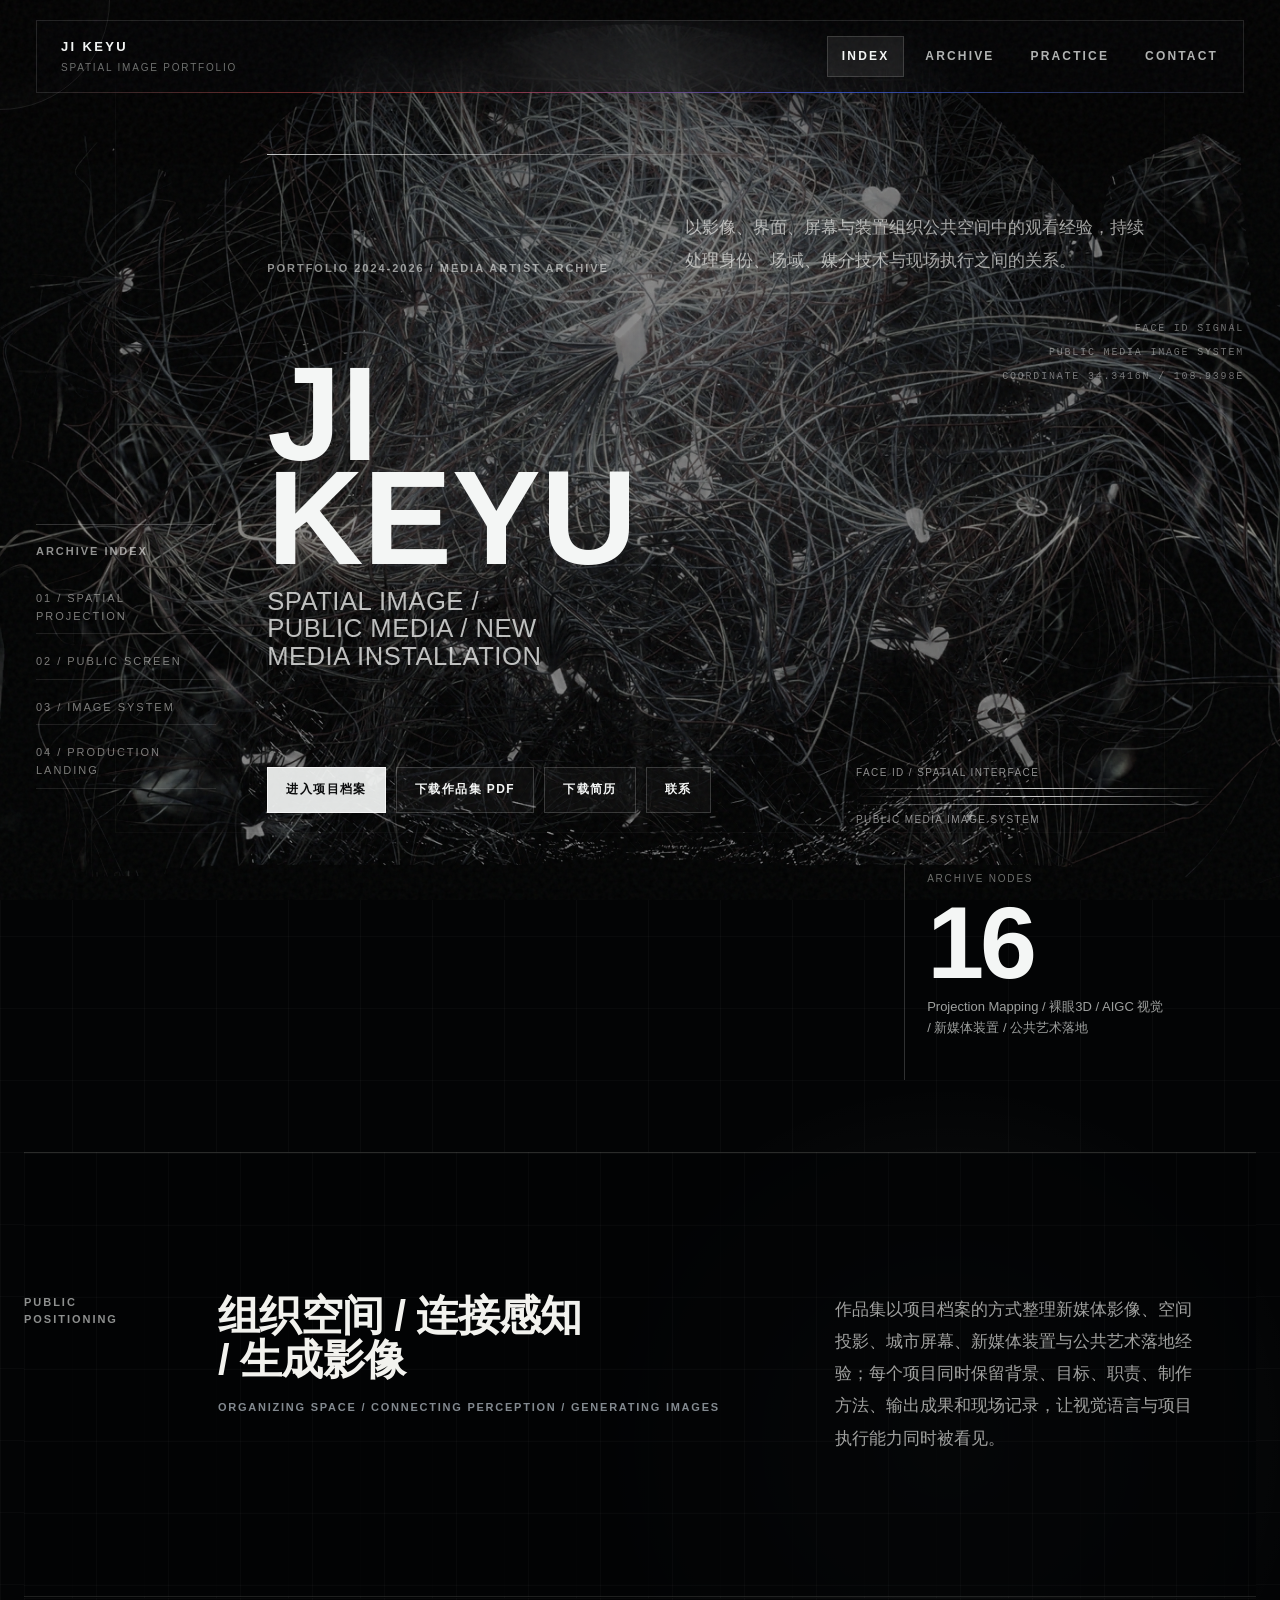
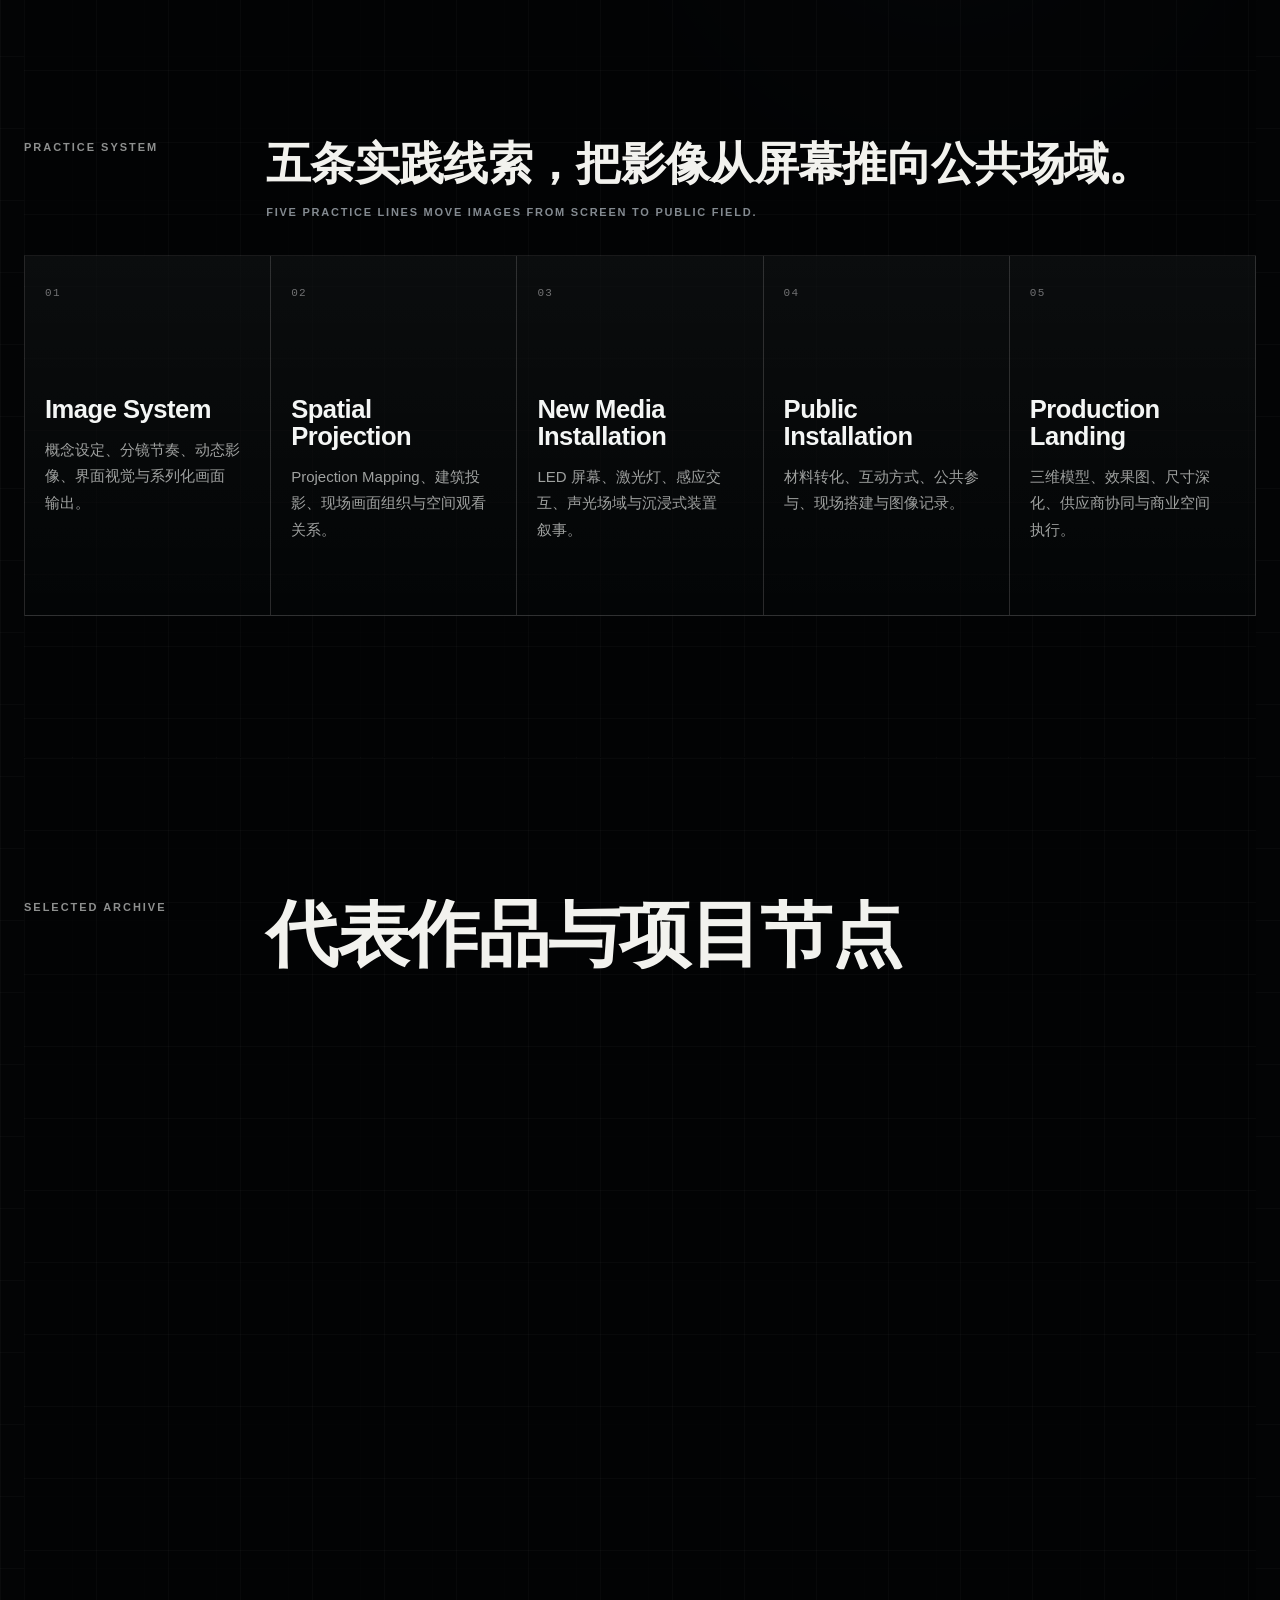
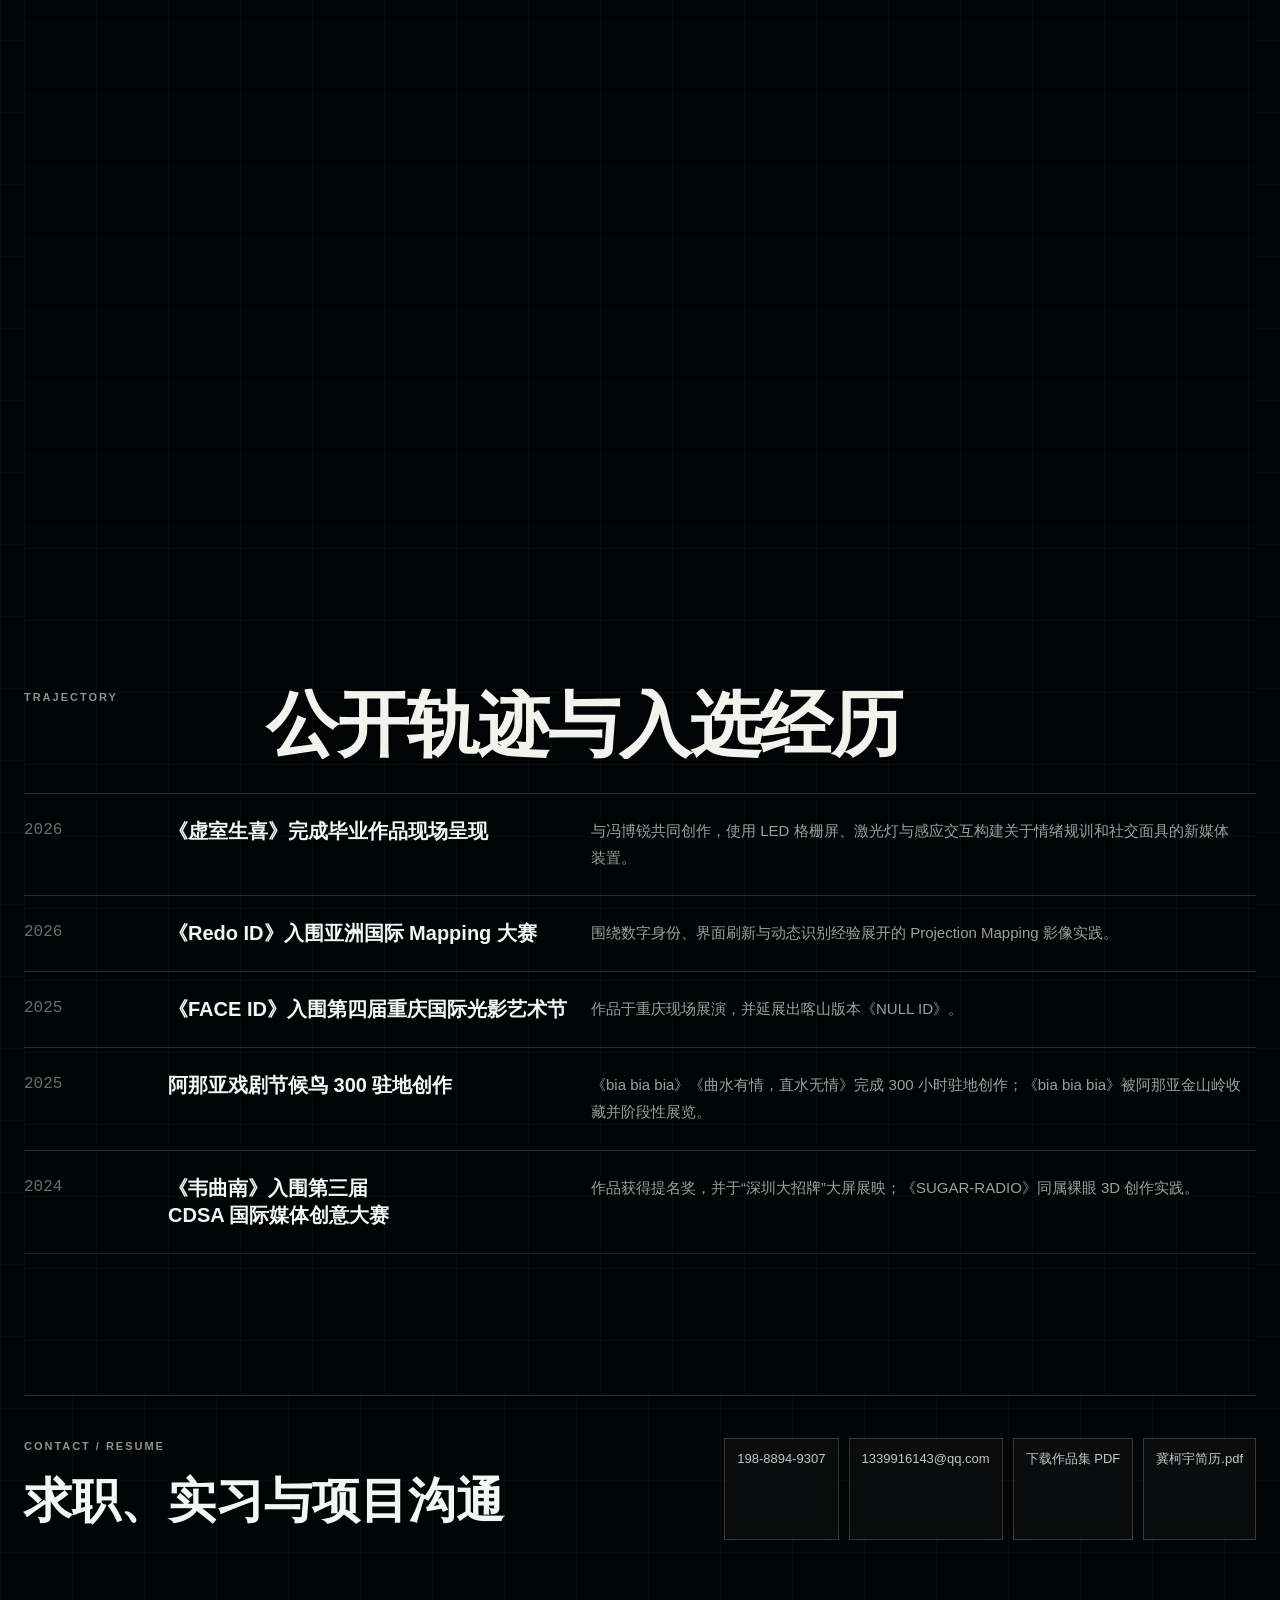
<file: index.html>
<!doctype html>
<html lang="zh-CN">
<head>
  <meta charset="utf-8">
  <meta name="viewport" content="width=device-width, initial-scale=1">
  <title>冀柯宇 Ji Keyu | Spatial Image & New Media Portfolio</title>
  <meta name="description" content="冀柯宇个人作品集，聚焦新媒体影像创作、Projection Mapping、裸眼3D、新媒体装置艺术与公共艺术落地项目。">
  <link rel="stylesheet" href="assets/css/styles.css?v=20260708-gallery-visible">
</head>
<body data-page="home">
  <canvas class="motion-field" data-motion-field aria-hidden="true"></canvas>
  <div class="page-noise" aria-hidden="true"></div>
  <div class="cursor-orbit" data-cursor-orbit aria-hidden="true"></div>

  <header class="site-header" data-header>
    <a class="brand magnetic" href="index.html" aria-label="冀柯宇首页">
      <span>JI KEYU</span>
      <small>Spatial Image Portfolio</small>
    </a>
    <nav class="nav-links" aria-label="主导航">
      <a class="magnetic" href="index.html" aria-current="page">Index</a>
      <a class="magnetic" href="works.html">Archive</a>
      <a class="magnetic" href="#practice">Practice</a>
      <a class="magnetic" href="#contact">Contact</a>
    </nav>
  </header>

  <main>
    <section class="hero" aria-label="冀柯宇个人入口">
      <div class="hero-media" data-hero-media></div>
      <aside class="hero-index reveal" aria-label="实践线索索引">
        <p class="eyebrow">Archive Index</p>
        <a class="magnetic" href="works.html">01 / Spatial Projection</a>
        <a class="magnetic" href="works.html">02 / Public Screen</a>
        <a class="magnetic" href="works.html">03 / Image System</a>
        <a class="magnetic" href="works.html">04 / Production Landing</a>
      </aside>
      <div class="hero-plate reveal">
        <p class="eyebrow">Portfolio 2024-2026 / Media Artist Archive</p>
        <h1>
          JI KEYU
          <span>Spatial Image / Public Media / New Media Installation</span>
        </h1>
        <p class="lead">
          以影像、界面、屏幕与装置组织公共空间中的观看经验，持续处理身份、场域、媒介技术与现场执行之间的关系。
        </p>
        <div class="hero-actions">
          <a class="button primary magnetic" href="works.html">进入项目档案</a>
          <a class="button ghost magnetic" href="冀柯宇作品集新.pdf" target="_blank" rel="noreferrer">下载作品集 PDF</a>
          <a class="button ghost magnetic" href="冀柯宇简历.pdf" target="_blank" rel="noreferrer">下载简历</a>
          <a class="button ghost magnetic" href="#contact">联系</a>
        </div>
      </div>
      <aside class="hero-console reveal" aria-label="作品集概览">
        <span>Archive Nodes</span>
        <strong>16</strong>
        <p>Projection Mapping / 裸眼3D / AIGC 视觉 / 新媒体装置 / 公共艺术落地</p>
      </aside>
      <div class="hero-status reveal" aria-hidden="true">
        <span>FACE ID SIGNAL</span>
        <span>PUBLIC MEDIA IMAGE SYSTEM</span>
        <span>COORDINATE 34.3416N / 108.9398E</span>
      </div>
    </section>

    <section class="section manifesto reveal" aria-label="创作定位">
      <p class="eyebrow">Public Positioning</p>
        <h2 class="bilingual-heading">
          <span>组织空间 / 连接感知 / 生成影像</span>
          <small>Organizing Space / Connecting Perception / Generating Images</small>
        </h2>
      <p>
        作品集以项目档案的方式整理新媒体影像、空间投影、城市屏幕、新媒体装置与公共艺术落地经验；每个项目同时保留背景、目标、职责、制作方法、输出成果和现场记录，让视觉语言与项目执行能力同时被看见。
      </p>
    </section>

    <section class="section practice-system" id="practice">
      <div class="section-heading reveal">
        <p class="eyebrow">Practice System</p>
        <h2 class="bilingual-heading">
          <span>五条实践线索，把影像从屏幕推向公共场域。</span>
          <small>Five practice lines move images from screen to public field.</small>
        </h2>
      </div>
      <div class="system-grid reveal">
        <article>
          <span>01</span>
          <h3>Image System</h3>
          <p>概念设定、分镜节奏、动态影像、界面视觉与系列化画面输出。</p>
        </article>
        <article>
          <span>02</span>
          <h3>Spatial Projection</h3>
          <p>Projection Mapping、建筑投影、现场画面组织与空间观看关系。</p>
        </article>
        <article>
          <span>03</span>
          <h3>New Media Installation</h3>
          <p>LED 屏幕、激光灯、感应交互、声光场域与沉浸式装置叙事。</p>
        </article>
        <article>
          <span>04</span>
          <h3>Public Installation</h3>
          <p>材料转化、互动方式、公共参与、现场搭建与图像记录。</p>
        </article>
        <article>
          <span>05</span>
          <h3>Production Landing</h3>
          <p>三维模型、效果图、尺寸深化、供应商协同与商业空间执行。</p>
        </article>
      </div>
    </section>

    <section class="section featured-section">
      <div class="section-heading reveal">
        <p class="eyebrow">Selected Archive</p>
        <h2>代表作品与项目节点</h2>
      </div>
      <div class="featured-grid reveal" data-featured-grid></div>
    </section>

    <section class="section timeline-section" id="honors">
      <div class="section-heading reveal">
        <p class="eyebrow">Trajectory</p>
        <h2>公开轨迹与入选经历</h2>
      </div>
      <div class="timeline reveal">
        <article>
          <time>2026</time>
          <h3>《虚室生喜》完成毕业作品现场呈现</h3>
          <p>与冯博锐共同创作，使用 LED 格栅屏、激光灯与感应交互构建关于情绪规训和社交面具的新媒体装置。</p>
        </article>
        <article>
          <time>2026</time>
          <h3>《Redo ID》入围亚洲国际 Mapping 大赛</h3>
          <p>围绕数字身份、界面刷新与动态识别经验展开的 Projection Mapping 影像实践。</p>
        </article>
        <article>
          <time>2025</time>
          <h3>《FACE ID》入围第四届重庆国际光影艺术节</h3>
          <p>作品于重庆现场展演，并延展出喀山版本《NULL ID》。</p>
        </article>
        <article>
          <time>2025</time>
          <h3>阿那亚戏剧节候鸟 300 驻地创作</h3>
          <p>《bia bia bia》《曲水有情，直水无情》完成 300 小时驻地创作；《bia bia bia》被阿那亚金山岭收藏并阶段性展览。</p>
        </article>
        <article>
          <time>2024</time>
          <h3>《韦曲南》入围第三届 CDSA 国际媒体创意大赛</h3>
          <p>作品获得提名奖，并于“深圳大招牌”大屏展映；《SUGAR-RADIO》同属裸眼 3D 创作实践。</p>
        </article>
      </div>
    </section>
  </main>

  <footer class="site-footer" id="contact">
    <div>
      <p class="eyebrow">Contact / Resume</p>
      <h2>求职、实习与项目沟通</h2>
    </div>
    <address>
      <a class="magnetic" href="tel:19888949307">198-8894-9307</a>
      <a class="magnetic" href="mailto:1339916143@qq.com">1339916143@qq.com</a>
      <a class="magnetic" href="冀柯宇作品集新.pdf" target="_blank" rel="noreferrer">下载作品集 PDF</a>
      <a class="magnetic" href="冀柯宇简历.pdf" target="_blank" rel="noreferrer">冀柯宇简历.pdf</a>
    </address>
  </footer>

  <button class="back-to-top magnetic" type="button" aria-label="回到顶部">↑</button>
  <div class="lightbox" data-lightbox hidden></div>
  <script src="assets/js/works-data.js?v=20260708-media-update"></script>
  <script src="assets/js/main.js?v=20260708-gallery-visible"></script>
</body>
</html>
</file>
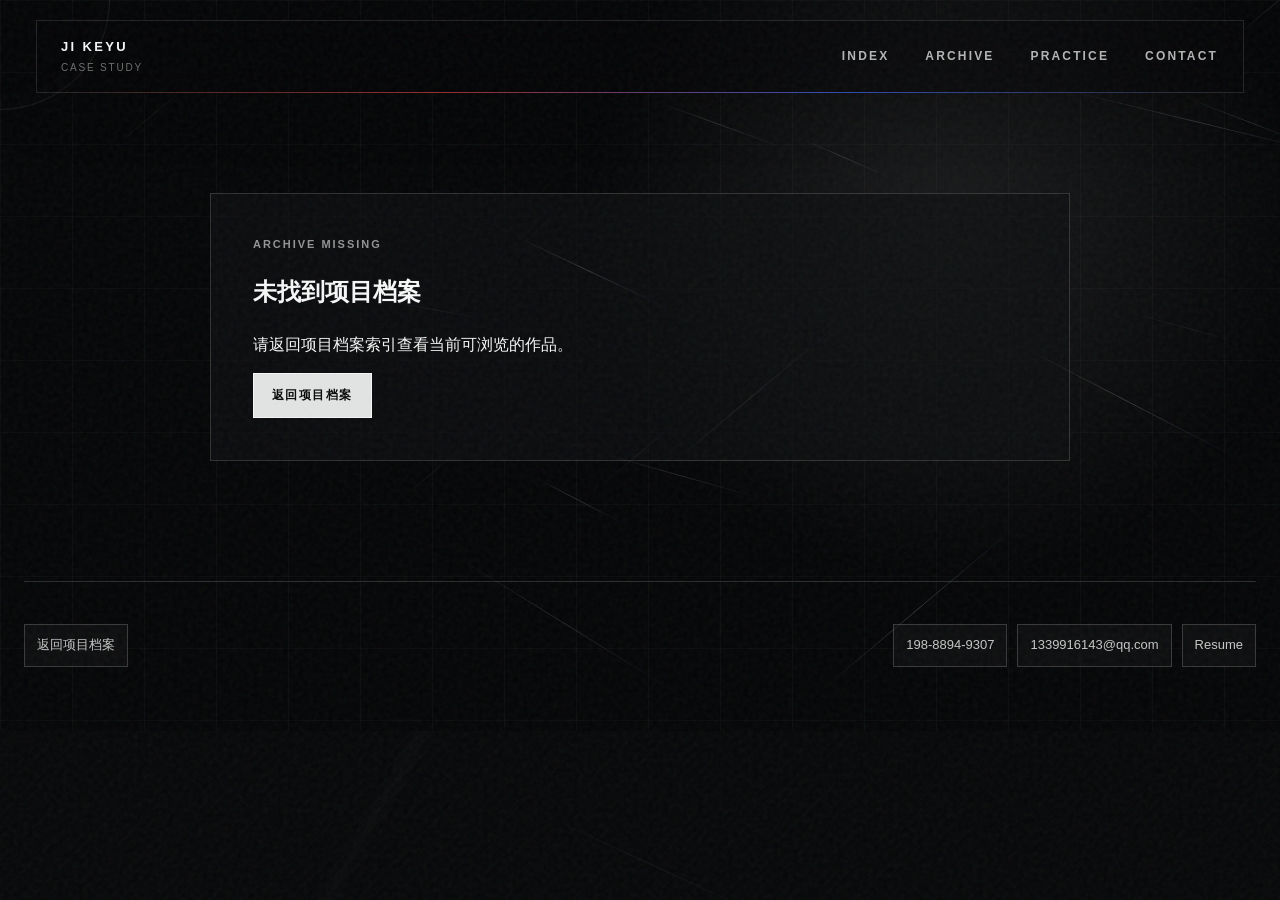
<file: project.html>
<!doctype html>
<html lang="zh-CN">
<head>
  <meta charset="utf-8">
  <meta name="viewport" content="width=device-width, initial-scale=1">
  <title>Case Study | 冀柯宇 Ji Keyu</title>
  <meta name="description" content="冀柯宇个人作品集项目详情，包含项目概览、职责、输出成果与影像记录。">
  <link rel="stylesheet" href="assets/css/styles.css?v=20260708-gallery-visible">
</head>
<body data-page="project">
  <canvas class="motion-field" data-motion-field aria-hidden="true"></canvas>
  <div class="page-noise" aria-hidden="true"></div>
  <div class="cursor-orbit" data-cursor-orbit aria-hidden="true"></div>

  <header class="site-header" data-header>
    <a class="brand magnetic" href="index.html">
      <span>JI KEYU</span>
      <small>Case Study</small>
    </a>
    <nav class="nav-links" aria-label="主导航">
      <a class="magnetic" href="index.html">Index</a>
      <a class="magnetic" href="works.html">Archive</a>
      <a class="magnetic" href="index.html#practice">Practice</a>
      <a class="magnetic" href="index.html#contact">Contact</a>
    </nav>
  </header>

  <main data-project-root>
    <section class="page-hero reveal">
      <p class="eyebrow">Case Study</p>
      <h1>Loading</h1>
      <p class="lead">正在读取项目档案。</p>
    </section>
  </main>

  <footer class="site-footer">
    <a class="text-link magnetic" href="works.html">返回项目档案</a>
    <address>
      <a class="magnetic" href="tel:19888949307">198-8894-9307</a>
      <a class="magnetic" href="mailto:1339916143@qq.com">1339916143@qq.com</a>
      <a class="magnetic" href="冀柯宇简历.pdf" target="_blank" rel="noreferrer">Resume</a>
    </address>
  </footer>

  <button class="back-to-top magnetic" type="button" aria-label="回到顶部">↑</button>
  <div class="lightbox" data-lightbox hidden></div>
  <script src="assets/js/works-data.js?v=20260708-media-update"></script>
  <script src="assets/js/main.js?v=20260708-gallery-visible"></script>
</body>
</html>
</file>
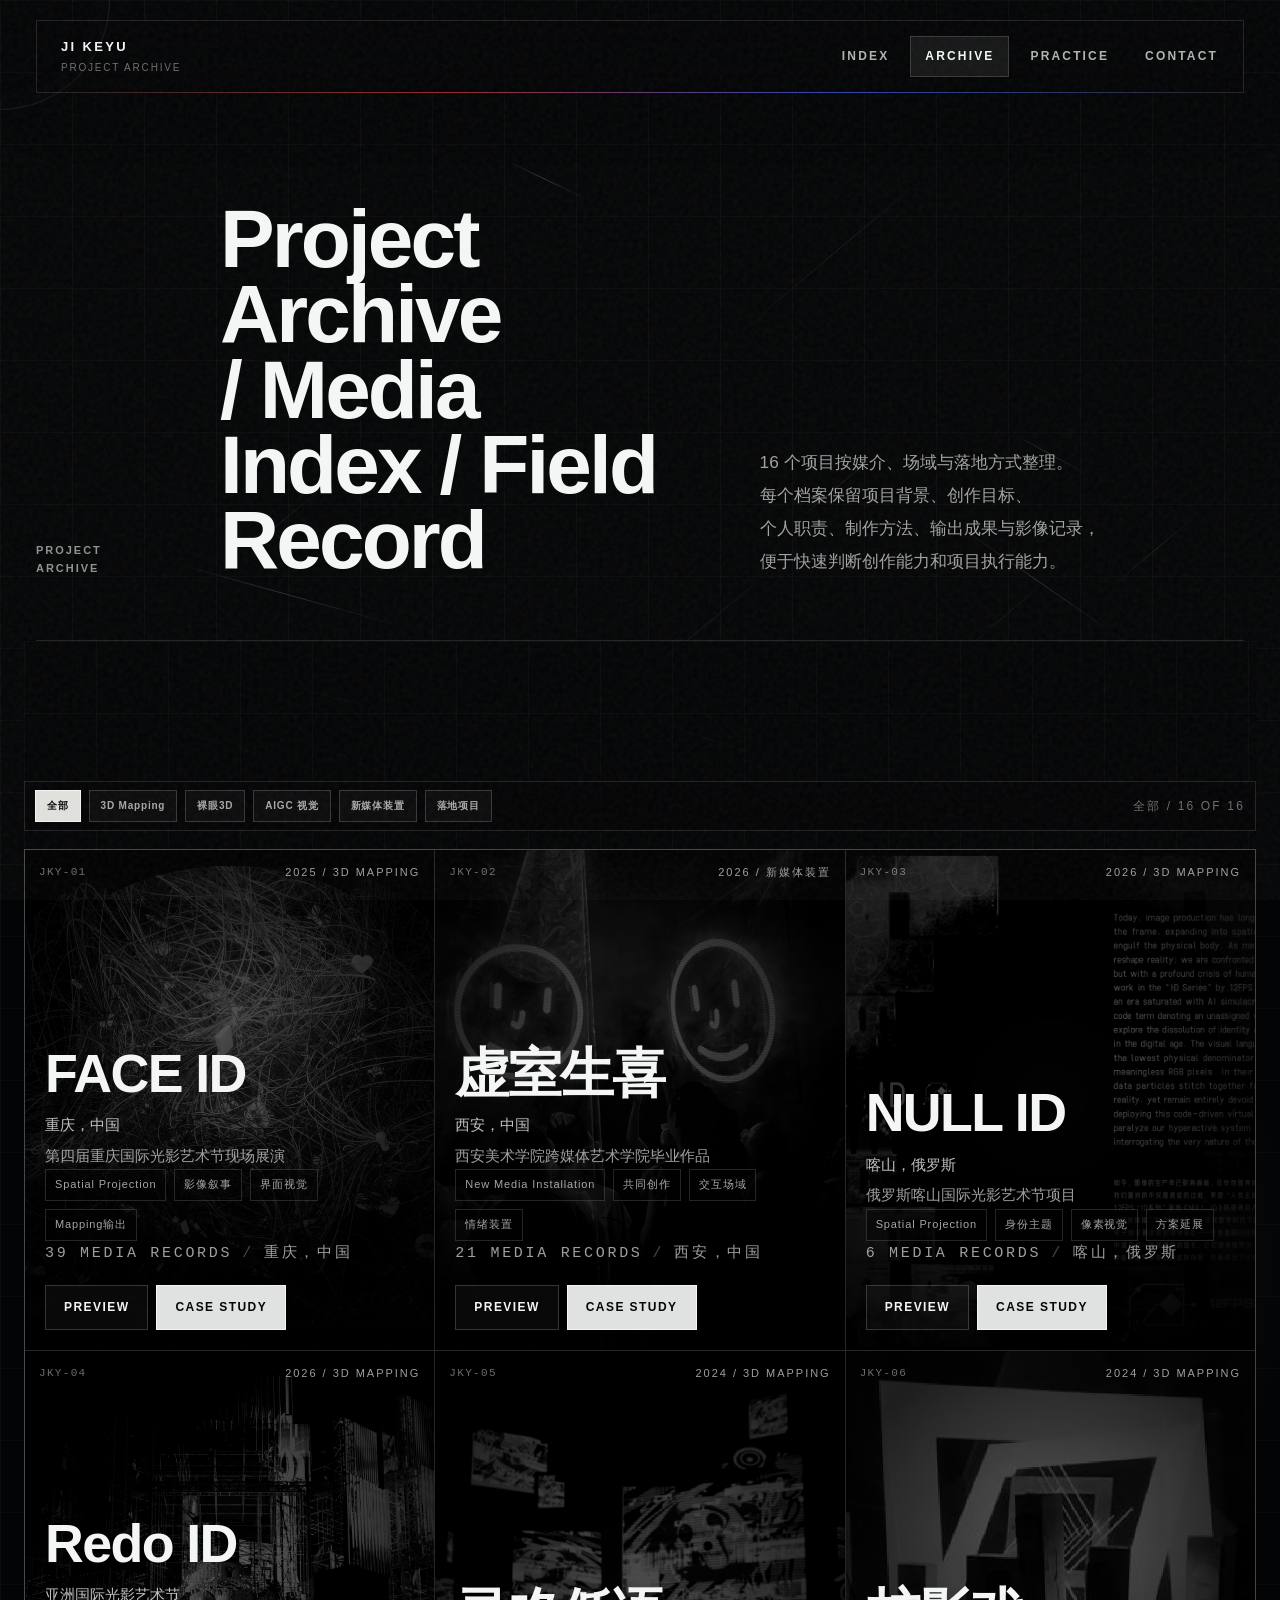
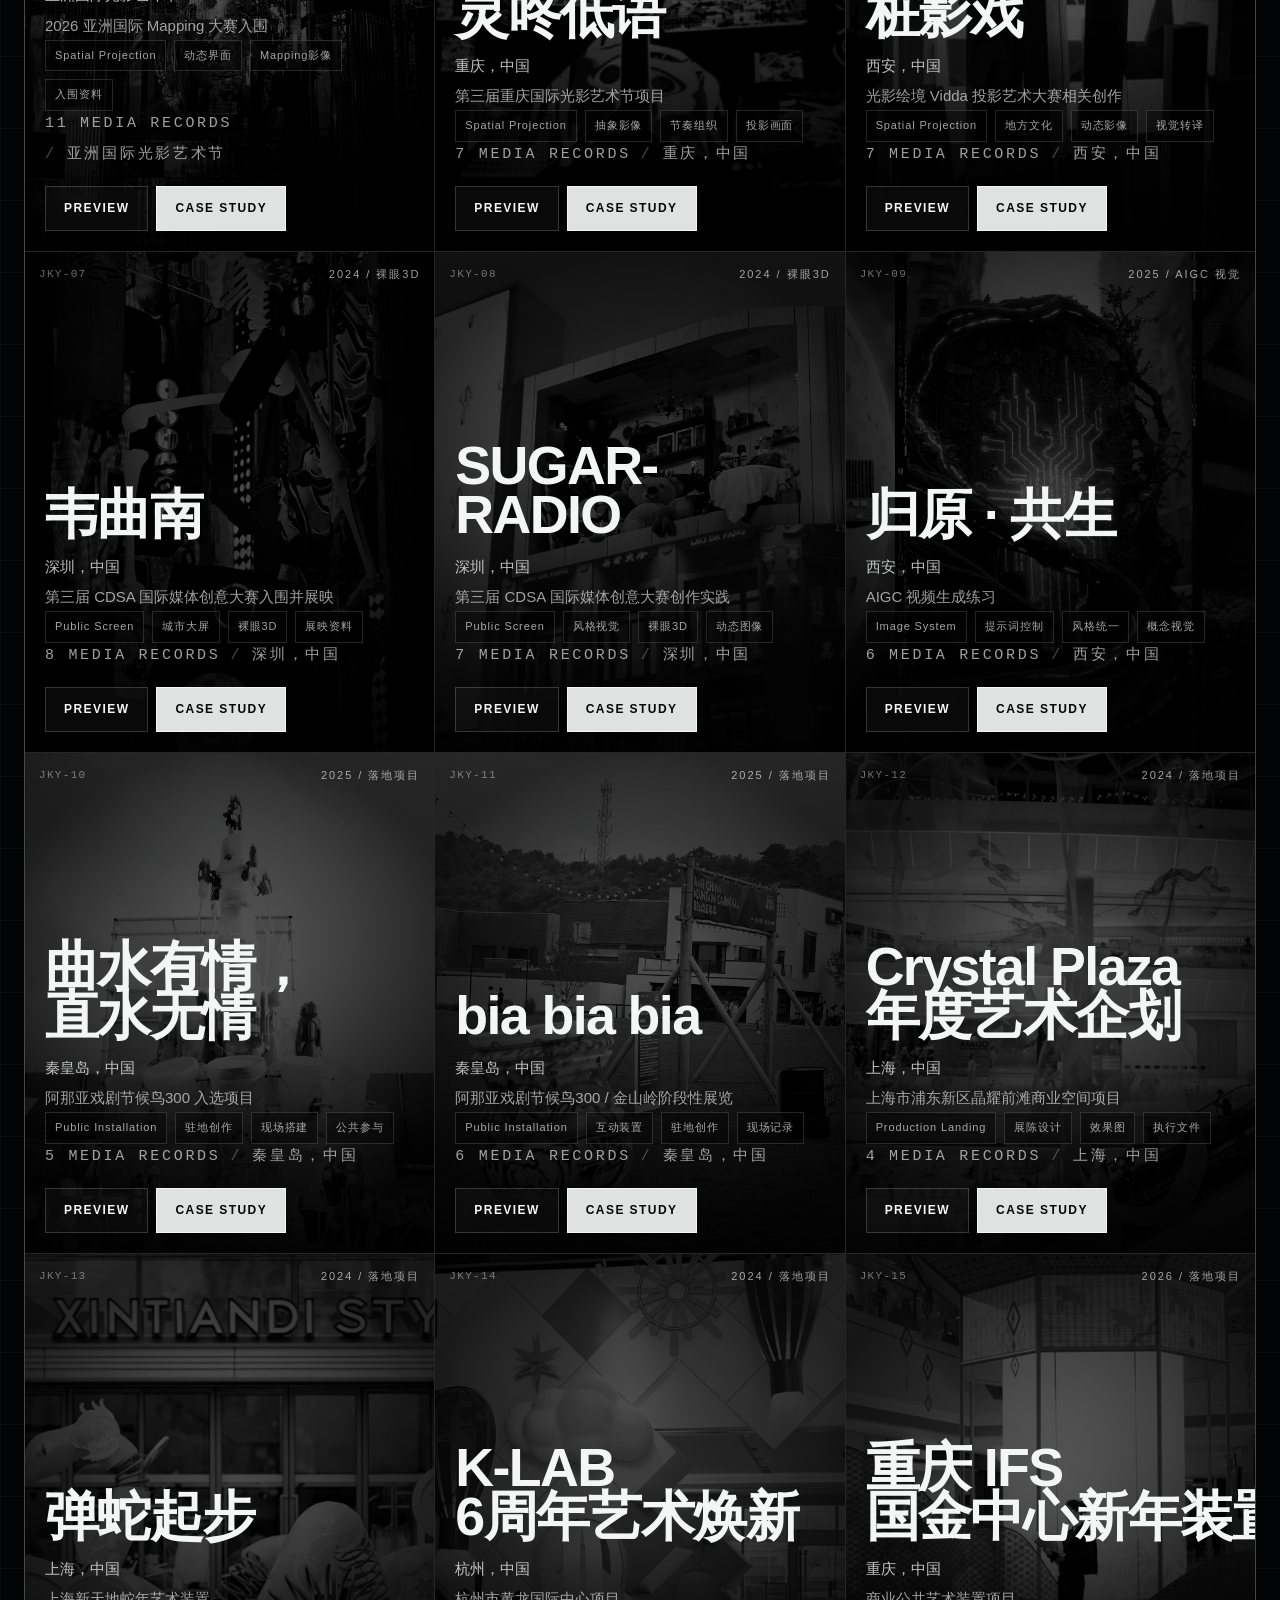
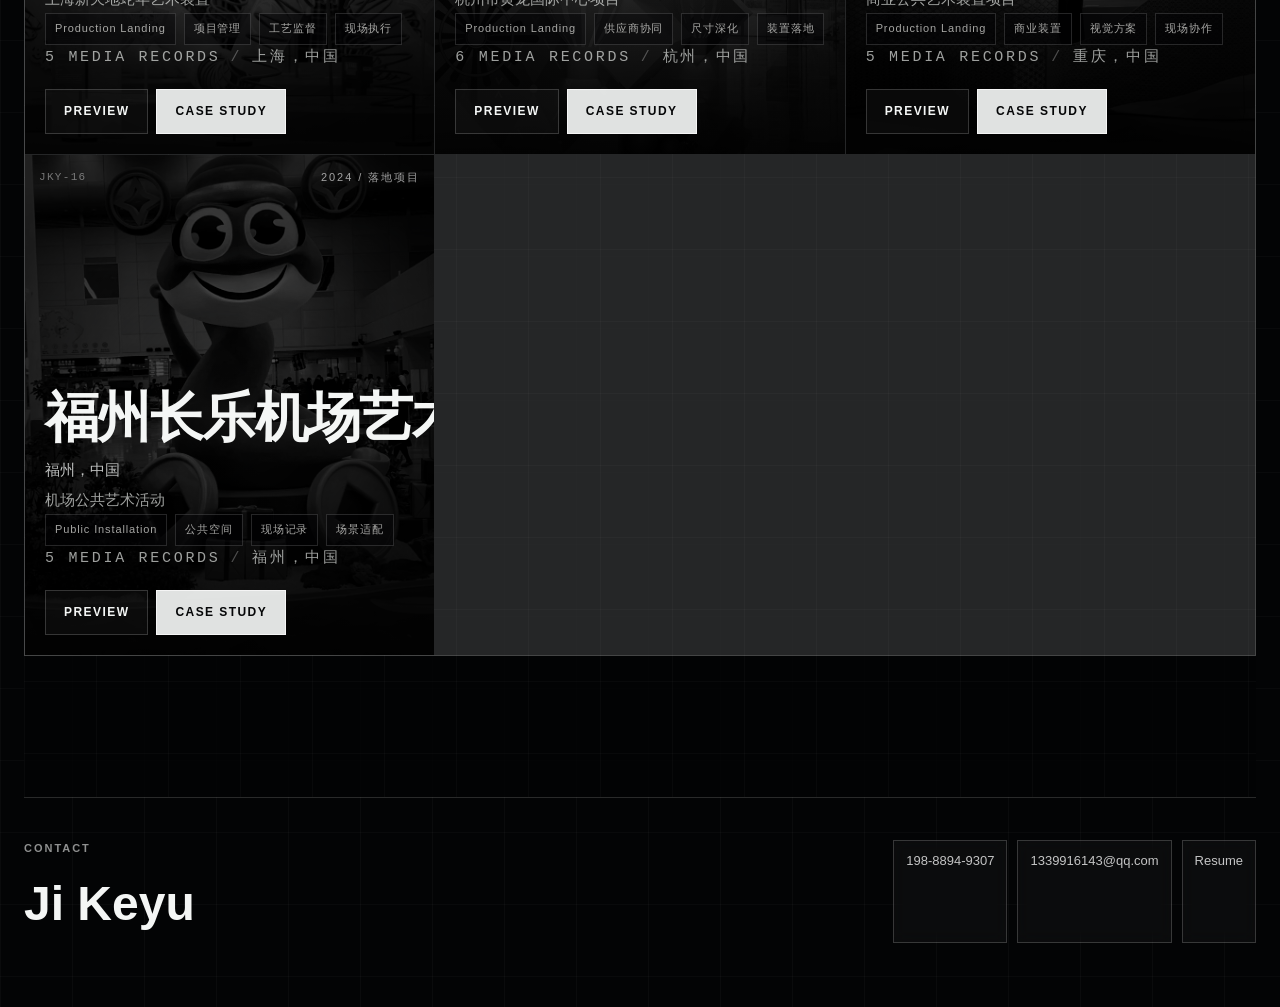
<file: works.html>
<!doctype html>
<html lang="zh-CN">
<head>
  <meta charset="utf-8">
  <meta name="viewport" content="width=device-width, initial-scale=1">
  <title>Project Archive | 冀柯宇 Ji Keyu</title>
  <meta name="description" content="冀柯宇项目档案索引，包含 Projection Mapping、裸眼3D、AIGC 视觉、新媒体装置与公共艺术落地项目。">
  <link rel="stylesheet" href="assets/css/styles.css?v=20260708-gallery-visible">
</head>
<body data-page="works">
  <canvas class="motion-field" data-motion-field aria-hidden="true"></canvas>
  <div class="page-noise" aria-hidden="true"></div>
  <div class="cursor-orbit" data-cursor-orbit aria-hidden="true"></div>

  <header class="site-header" data-header>
    <a class="brand magnetic" href="index.html">
      <span>JI KEYU</span>
      <small>Project Archive</small>
    </a>
    <nav class="nav-links" aria-label="主导航">
      <a class="magnetic" href="index.html">Index</a>
      <a class="magnetic" href="works.html" aria-current="page">Archive</a>
      <a class="magnetic" href="index.html#practice">Practice</a>
      <a class="magnetic" href="index.html#contact">Contact</a>
    </nav>
  </header>

  <main>
    <section class="page-hero archive-hero reveal">
      <p class="eyebrow">Project Archive</p>
      <h1>Project Archive / Media Index / Field Record</h1>
      <p class="lead">
        16 个项目按媒介、场域与落地方式整理。每个档案保留项目背景、创作目标、个人职责、制作方法、输出成果与影像记录，便于快速判断创作能力和项目执行能力。
      </p>
    </section>

    <section class="section works-board">
      <div class="filter-row">
        <div class="filter-bar reveal" aria-label="作品筛选">
          <button class="filter-button active magnetic" type="button" data-filter="all">全部</button>
          <button class="filter-button magnetic" type="button" data-filter="mapping">3D Mapping</button>
          <button class="filter-button magnetic" type="button" data-filter="naked-eye">裸眼3D</button>
          <button class="filter-button magnetic" type="button" data-filter="aigc">AIGC 视觉</button>
          <button class="filter-button magnetic" type="button" data-filter="media-installation">新媒体装置</button>
          <button class="filter-button magnetic" type="button" data-filter="installation">落地项目</button>
        </div>
        <div class="work-count reveal" data-work-count></div>
      </div>
      <div class="work-grid reveal" data-work-grid></div>
    </section>
  </main>

  <footer class="site-footer">
    <div>
      <p class="eyebrow">Contact</p>
      <h2>Ji Keyu</h2>
    </div>
    <address>
      <a class="magnetic" href="tel:19888949307">198-8894-9307</a>
      <a class="magnetic" href="mailto:1339916143@qq.com">1339916143@qq.com</a>
      <a class="magnetic" href="冀柯宇简历.pdf" target="_blank" rel="noreferrer">Resume</a>
    </address>
  </footer>

  <button class="back-to-top magnetic" type="button" aria-label="回到顶部">↑</button>
  <div class="lightbox" data-lightbox hidden></div>
  <script src="assets/js/works-data.js?v=20260708-media-update"></script>
  <script src="assets/js/main.js?v=20260708-gallery-visible"></script>
</body>
</html>
</file>
<file: assets/css/styles.css>
:root {
  --ink: #f4f6f5;
  --paper: #d8d9d4;
  --muted: rgba(232, 235, 232, 0.68);
  --soft: rgba(232, 235, 232, 0.46);
  --black: #050607;
  --graphite: #101316;
  --panel: rgba(12, 14, 16, 0.68);
  --panel-strong: rgba(7, 8, 9, 0.84);
  --line: rgba(239, 241, 237, 0.16);
  --line-strong: rgba(239, 241, 237, 0.34);
  --red: #d72f2f;
  --blue: #335cff;
  --cyan: #8fcfff;
  --max: 1480px;
  --ease: cubic-bezier(.16, 1, .3, 1);
  --shadow: 0 30px 90px rgba(0, 0, 0, 0.42);
}

* {
  box-sizing: border-box;
}

html {
  scroll-behavior: smooth;
  background: var(--black);
}

body {
  min-width: 320px;
  margin: 0;
  color: var(--ink);
  background:
    linear-gradient(90deg, rgba(255,255,255,0.035) 1px, transparent 1px) 0 0 / 84px 84px,
    linear-gradient(180deg, rgba(255,255,255,0.032) 1px, transparent 1px) 0 0 / 84px 84px,
    radial-gradient(circle at 18% 8%, rgba(255,255,255,0.12), transparent 28%),
    radial-gradient(circle at 88% 22%, rgba(51,92,255,0.12), transparent 24%),
    linear-gradient(180deg, #070809 0%, #0f1112 42%, #050607 100%);
  font-family: "Aptos", "Helvetica Neue", "PingFang SC", "Microsoft YaHei", sans-serif;
  line-height: 1.6;
  overflow-x: hidden;
}

h1,
h2,
h3,
.lead {
  word-break: keep-all;
  overflow-wrap: normal;
  text-wrap: balance;
}

p,
.section-heading p,
.manifesto p,
.project-copy p,
.work-card p {
  line-break: loose;
  word-break: normal;
  overflow-wrap: break-word;
  text-wrap: pretty;
}

body::before {
  content: "";
  position: fixed;
  inset: 0;
  z-index: -3;
  pointer-events: none;
  background:
    linear-gradient(120deg, transparent 0 46%, rgba(255,255,255,0.055) 47%, transparent 48% 100%),
    repeating-linear-gradient(135deg, rgba(255,255,255,0.035) 0 1px, transparent 1px 8px);
  opacity: 0.36;
}

a {
  color: inherit;
  text-decoration: none;
}

img,
video {
  display: block;
  max-width: 100%;
}

button,
input {
  font: inherit;
}

button {
  color: inherit;
}

.page-noise {
  position: fixed;
  inset: 0;
  z-index: 30;
  pointer-events: none;
  opacity: 0.09;
  mix-blend-mode: screen;
  background-image: url("data:image/svg+xml,%3Csvg viewBox='0 0 220 220' xmlns='http://www.w3.org/2000/svg'%3E%3Cfilter id='n'%3E%3CfeTurbulence type='fractalNoise' baseFrequency='0.82' numOctaves='3' stitchTiles='stitch'/%3E%3C/filter%3E%3Crect width='220' height='220' filter='url(%23n)' opacity='0.62'/%3E%3C/svg%3E");
}

.motion-field {
  position: fixed;
  inset: 0;
  z-index: 0;
  pointer-events: none;
  opacity: 0.42;
}

.cursor-orbit {
  position: fixed;
  left: 0;
  top: 0;
  z-index: 25;
  width: 180px;
  height: 180px;
  border: 1px solid rgba(255,255,255,0.16);
  border-radius: 50%;
  pointer-events: none;
  transform: translate3d(-50%, -50%, 0);
  opacity: 0;
  transition: opacity 180ms var(--ease), width 240ms var(--ease), height 240ms var(--ease);
  mix-blend-mode: difference;
}

body.has-pointer .cursor-orbit {
  opacity: 0.72;
}

.site-header,
.hero,
.page-hero,
.section,
.site-footer {
  position: relative;
  z-index: 2;
  width: min(calc(100% - 48px), var(--max));
  margin-inline: auto;
}

.site-header {
  position: sticky;
  top: 18px;
  z-index: 20;
  display: flex;
  align-items: center;
  justify-content: space-between;
  min-height: 64px;
  padding: 10px;
  border: 1px solid var(--line);
  background: rgba(8, 10, 11, 0.62);
  backdrop-filter: blur(20px);
  box-shadow: 0 12px 60px rgba(0,0,0,0.22);
}

.site-header::after {
  content: "";
  position: absolute;
  left: 14px;
  right: 14px;
  bottom: -1px;
  height: 1px;
  background: linear-gradient(90deg, transparent, var(--red), var(--blue), transparent);
  opacity: 0.64;
}

.brand {
  display: grid;
  gap: 2px;
  padding: 8px 14px;
  text-transform: uppercase;
}

.brand span {
  font-size: 15px;
  font-weight: 760;
  letter-spacing: 0.12em;
}

.brand small {
  color: var(--soft);
  font-size: 10px;
  letter-spacing: 0.18em;
}

.nav-links {
  display: flex;
  align-items: center;
  gap: 6px;
}

.nav-links a {
  min-height: 38px;
  padding: 10px 14px;
  border: 1px solid transparent;
  color: rgba(244,246,245,0.72);
  font-size: 12px;
  font-weight: 720;
  letter-spacing: 0.14em;
  text-transform: uppercase;
}

.nav-links a:hover,
.nav-links a[aria-current="page"] {
  border-color: var(--line);
  color: var(--ink);
  background: rgba(255,255,255,0.07);
}

.hero {
  min-height: calc(100svh - 100px);
  display: grid;
  grid-template-columns: minmax(0, 1fr);
  align-items: end;
  padding: clamp(72px, 10vh, 126px) 0 34px;
}

.hero-media {
  position: fixed;
  inset: 0;
  z-index: -2;
  overflow: hidden;
  background: #050607;
}

.hero-video,
.hero-media img {
  width: 100%;
  height: 100%;
  object-fit: cover;
  filter: grayscale(0.88) contrast(1.16) brightness(0.52);
  transform: scale(1.04);
}

.hero-media::before {
  content: "";
  position: absolute;
  inset: 0;
  background:
    linear-gradient(90deg, rgba(5,6,7,0.82), rgba(5,6,7,0.24) 46%, rgba(5,6,7,0.72)),
    linear-gradient(180deg, rgba(5,6,7,0.5), rgba(5,6,7,0.16) 40%, rgba(5,6,7,0.86));
}

.hero-media::after {
  content: "";
  position: absolute;
  inset: 10%;
  border: 1px solid rgba(255,255,255,0.12);
  background:
    linear-gradient(90deg, transparent 49%, rgba(255,255,255,0.1) 50%, transparent 51%),
    linear-gradient(180deg, transparent 49%, rgba(255,255,255,0.1) 50%, transparent 51%);
  opacity: 0.54;
}

.hero-signal {
  position: absolute;
  right: 5vw;
  bottom: 8vh;
  display: grid;
  gap: 7px;
  width: min(360px, 36vw);
  color: rgba(255,255,255,0.55);
  font-size: 10px;
  letter-spacing: 0.14em;
  text-transform: uppercase;
}

.hero-signal i {
  display: block;
  height: 1px;
  background: linear-gradient(90deg, transparent, rgba(255,255,255,0.8), transparent);
}

.hero-plate {
  display: grid;
  grid-template-columns: minmax(0, 0.95fr) minmax(340px, 0.55fr);
  gap: clamp(30px, 6vw, 90px);
  width: min(1120px, 100%);
  padding: clamp(24px, 3vw, 40px);
  border: 1px solid rgba(255,255,255,0.22);
  background: linear-gradient(120deg, rgba(4,5,6,0.62), rgba(4,5,6,0.24));
  backdrop-filter: blur(16px);
  box-shadow: var(--shadow);
}

.eyebrow {
  margin: 0;
  color: rgba(244,246,245,0.58);
  font-size: 11px;
  font-weight: 760;
  letter-spacing: 0.22em;
  text-transform: uppercase;
}

.hero-plate .eyebrow,
.hero-plate h1 {
  grid-column: 1;
}

.hero-plate h1 {
  margin: 8px 0 0;
  font-size: clamp(62px, 11vw, 168px);
  line-height: 0.82;
  letter-spacing: 0;
  font-weight: 840;
}

.hero-plate h1 span {
  display: block;
  margin-top: 18px;
  max-width: 620px;
  color: rgba(244,246,245,0.82);
  font-size: clamp(22px, 2.5vw, 38px);
  line-height: 1.04;
  font-weight: 620;
}

.lead {
  margin: 0;
  color: rgba(244,246,245,0.84);
  font-size: clamp(20px, 2vw, 30px);
  line-height: 1.34;
  font-weight: 560;
}

.hero-plate .lead {
  grid-column: 2;
  grid-row: 1 / span 2;
  align-self: end;
}

.hero-actions {
  grid-column: 1 / -1;
  display: flex;
  flex-wrap: wrap;
  gap: 10px;
  margin-top: 10px;
}

.button,
.filter-button,
.icon-button,
.text-link {
  display: inline-flex;
  align-items: center;
  justify-content: center;
  min-height: 42px;
  border: 1px solid var(--line);
  background: rgba(255,255,255,0.055);
  color: var(--ink);
  cursor: pointer;
  transition: transform 280ms var(--ease), border-color 280ms var(--ease), background 280ms var(--ease), color 280ms var(--ease);
}

.button {
  padding: 12px 18px;
  font-size: 12px;
  font-weight: 780;
  letter-spacing: 0.12em;
  text-transform: uppercase;
}

.button.primary {
  border-color: rgba(255,255,255,0.68);
  background: var(--ink);
  color: #050607;
}

.button:hover,
.filter-button:hover,
.icon-button:hover,
.text-link:hover {
  transform: translateY(-2px);
  border-color: rgba(255,255,255,0.58);
  background: rgba(255,255,255,0.12);
}

.hero-console {
  position: absolute;
  right: 0;
  bottom: 34px;
  width: min(320px, 30vw);
  padding: 18px;
  border-left: 1px solid var(--line-strong);
  background: rgba(5,6,7,0.48);
  backdrop-filter: blur(14px);
}

.hero-console span {
  color: var(--soft);
  font-size: 10px;
  letter-spacing: 0.18em;
  text-transform: uppercase;
}

.hero-console strong {
  display: block;
  margin: 8px 0;
  font-size: clamp(48px, 7vw, 92px);
  line-height: 0.9;
}

.hero-console p {
  margin: 0;
  color: var(--muted);
  font-size: 13px;
  line-height: 1.55;
}

.section {
  padding: clamp(70px, 10vw, 138px) 0;
}

.section + .section {
  margin-top: 1px;
}

body[data-page="home"] .section {
  background: rgba(7,8,9,0.78);
}

.manifesto {
  display: grid;
  grid-template-columns: minmax(160px, 0.22fr) minmax(420px, 0.78fr) minmax(340px, 0.58fr);
  gap: clamp(24px, 5vw, 80px);
  align-items: start;
  border-top: 1px solid var(--line);
  border-bottom: 1px solid var(--line);
}

.manifesto h2 {
  margin: 0;
  font-size: clamp(34px, 4.4vw, 62px);
  line-height: 1.12;
  font-weight: 780;
  letter-spacing: 0;
}

.manifesto h2 span {
  display: inline;
}

.manifesto p:last-child {
  margin: 0;
  color: var(--muted);
  font-size: 17px;
  line-height: 1.85;
}

.section-heading {
  display: grid;
  grid-template-columns: minmax(170px, 0.28fr) minmax(0, 1fr);
  gap: clamp(24px, 5vw, 78px);
  align-items: end;
  margin-bottom: 34px;
}

.section-heading h2 {
  margin: 0;
  max-width: 980px;
  font-size: clamp(32px, 4.1vw, 58px);
  line-height: 1.12;
  font-weight: 760;
}

.section-heading h2 span {
  display: inline;
}

.system-grid {
  display: grid;
  grid-template-columns: repeat(5, minmax(0, 1fr));
  border-top: 1px solid var(--line);
  border-left: 1px solid var(--line);
}

.system-grid article {
  min-height: 310px;
  padding: 24px;
  border-right: 1px solid var(--line);
  border-bottom: 1px solid var(--line);
  background:
    linear-gradient(180deg, rgba(255,255,255,0.052), rgba(255,255,255,0.015)),
    rgba(8,9,10,0.55);
}

.system-grid span,
.case-index,
.work-card .archive-code {
  color: rgba(255,255,255,0.42);
  font-family: "Consolas", "SFMono-Regular", monospace;
  font-size: 11px;
  letter-spacing: 0.12em;
}

.system-grid h3 {
  margin: 78px 0 14px;
  font-size: clamp(24px, 2.4vw, 34px);
  line-height: 1.05;
}

.system-grid p,
.work-card p,
.project-copy p,
.timeline p {
  margin: 0;
  color: var(--muted);
  font-size: 15px;
  line-height: 1.78;
}

.featured-grid,
.work-grid,
.project-gallery {
  display: grid;
  grid-template-columns: repeat(12, minmax(0, 1fr));
  gap: 12px;
}

.featured-grid {
  grid-auto-rows: minmax(360px, auto);
}

.work-grid {
  transition: opacity 200ms var(--ease), transform 200ms var(--ease), filter 200ms var(--ease);
}

.work-grid.is-switching {
  opacity: 0.32;
  filter: blur(8px);
  transform: translateY(8px);
}

.work-card {
  position: relative;
  grid-column: span 4;
  min-height: 430px;
  overflow: hidden;
  border: 1px solid var(--line);
  background: #070809;
  isolation: isolate;
}

.featured-grid .work-card {
  grid-column: span 4;
}

.work-grid .work-card:nth-child(8n + 1),
.work-grid .work-card:nth-child(8n + 6),
.featured-grid .work-card:nth-child(1) {
  grid-column: span 6;
}

.work-card::before,
.project-thumb::before,
.video-frame::before {
  content: "";
  position: absolute;
  inset: 0;
  z-index: 3;
  pointer-events: none;
  background: linear-gradient(180deg, transparent 0 48%, rgba(255,255,255,0.16) 49%, transparent 50% 100%);
  background-size: 100% 9px;
  opacity: 0;
  transition: opacity 300ms var(--ease);
}

.work-card:hover::before,
.project-thumb:hover::before,
.video-frame:hover::before {
  opacity: 0.22;
}

.work-card img {
  position: absolute;
  inset: 0;
  width: 100%;
  height: 100%;
  object-fit: cover;
  filter: grayscale(0.78) contrast(1.14) brightness(0.64);
  transform: scale(1.02);
  transition: transform 700ms var(--ease), filter 700ms var(--ease), opacity 700ms var(--ease);
}

.work-card:hover img {
  filter: grayscale(0.18) contrast(1.08) brightness(0.82);
  transform: scale(1.07);
}

.work-card::after {
  content: "";
  position: absolute;
  inset: 0;
  z-index: 1;
  background: linear-gradient(180deg, rgba(0,0,0,0.06), rgba(0,0,0,0.52) 54%, rgba(0,0,0,0.88));
}

.work-card-content {
  position: relative;
  z-index: 2;
  display: grid;
  align-content: end;
  min-height: inherit;
  padding: 18px;
}

.work-card-top {
  position: absolute;
  z-index: 4;
  inset: 14px 14px auto 14px;
  display: flex;
  align-items: center;
  justify-content: space-between;
  gap: 12px;
  color: rgba(255,255,255,0.62);
  font-size: 11px;
  letter-spacing: 0.12em;
  text-transform: uppercase;
}

.work-card h3 {
  margin: 0 0 12px;
  max-width: 92%;
  font-size: clamp(28px, 3.6vw, 52px);
  line-height: 1.0;
  font-weight: 760;
}

.work-card-summary {
  max-width: min(100%, 640px);
}

.work-card-context {
  display: grid;
  gap: 4px;
}

.work-card-context span:first-child {
  color: rgba(244,246,245,0.78);
}

.work-card-context span:last-child {
  color: var(--muted);
}

.work-card-meta,
.project-tags,
.project-meta,
.lightbox-meta {
  display: flex;
  flex-wrap: wrap;
  gap: 8px;
}

.work-card-meta span,
.project-tags span,
.project-meta span {
  border: 1px solid var(--line);
  padding: 6px 9px;
  background: rgba(0,0,0,0.34);
  color: rgba(255,255,255,0.72);
  font-size: 11px;
  letter-spacing: 0.08em;
}

.work-card-actions {
  display: flex;
  gap: 8px;
  margin-top: 18px;
}

.page-hero {
  display: grid;
  grid-template-columns: minmax(190px, 0.26fr) minmax(0, 0.82fr) minmax(360px, 0.62fr);
  gap: clamp(24px, 5vw, 84px);
  align-items: end;
  padding: clamp(48px, 7vw, 86px) 0 clamp(34px, 5vw, 62px);
  border-bottom: 1px solid var(--line);
}

.page-hero.reveal {
  opacity: 1;
  transform: none;
}

.page-hero h1 {
  margin: 0;
  font-size: clamp(42px, 5.4vw, 78px);
  line-height: 1.08;
  font-weight: 790;
}

.page-hero .lead {
  color: var(--muted);
  font-size: clamp(17px, 1.35vw, 22px);
  line-height: 1.75;
  font-weight: 460;
}

.filter-row {
  position: sticky;
  top: 98px;
  z-index: 10;
  display: flex;
  align-items: center;
  justify-content: space-between;
  gap: 18px;
  margin-bottom: 18px;
  padding: 12px;
  border: 1px solid var(--line);
  background: rgba(5,6,7,0.78);
  backdrop-filter: blur(18px);
}

.filter-bar {
  display: flex;
  flex-wrap: wrap;
  gap: 8px;
}

.filter-button {
  min-height: 36px;
  padding: 8px 12px;
  font-size: 11px;
  font-weight: 720;
  letter-spacing: 0.08em;
}

.filter-button.active {
  border-color: rgba(255,255,255,0.66);
  background: var(--ink);
  color: #050607;
}

.work-count {
  color: var(--soft);
  font-size: 12px;
  letter-spacing: 0.12em;
  text-transform: uppercase;
  white-space: nowrap;
}

.project-hero {
  position: relative;
  z-index: 2;
  width: min(calc(100% - 48px), var(--max));
  min-height: 74svh;
  margin: clamp(52px, 8vw, 92px) auto 0;
  display: grid;
  align-items: end;
  overflow: hidden;
  border: 1px solid var(--line);
  background: #070809;
}

.project-hero-media {
  position: absolute;
  inset: 0;
}

.project-hero-media img {
  width: 100%;
  height: 100%;
  object-fit: cover;
  filter: grayscale(0.68) contrast(1.1) brightness(0.58);
}

.project-hero::after {
  content: "";
  position: absolute;
  inset: 0;
  background: linear-gradient(90deg, rgba(0,0,0,0.8), rgba(0,0,0,0.16) 52%, rgba(0,0,0,0.72)),
    linear-gradient(180deg, transparent, rgba(0,0,0,0.86));
}

.project-hero-copy {
  position: relative;
  z-index: 2;
  display: grid;
  grid-template-columns: minmax(0, 0.9fr) minmax(320px, 0.5fr);
  gap: clamp(28px, 5vw, 76px);
  align-items: end;
  padding: clamp(24px, 4vw, 52px);
}

.project-hero h1 {
  margin: 8px 0 18px;
  font-size: clamp(52px, 8vw, 124px);
  line-height: 0.92;
  font-weight: 820;
}

.project-hero .lead {
  color: rgba(255,255,255,0.8);
  font-size: clamp(18px, 1.6vw, 25px);
}

.project-meta {
  align-content: end;
}

.case-study {
  display: grid;
  grid-template-columns: minmax(190px, 0.22fr) minmax(0, 1fr);
  gap: clamp(36px, 6vw, 112px);
  border-top: 1px solid var(--line);
}

.project-copy {
  display: grid;
  gap: 24px;
}

.case-rail {
  position: sticky;
  top: 116px;
  align-self: start;
  display: grid;
  gap: 14px;
  min-width: 0;
  padding: 0 0 28px;
  border-bottom: 1px solid var(--line);
}

.case-rail .eyebrow {
  margin: 0;
}

.case-rail span {
  color: rgba(255,255,255,0.46);
  font-family: "Consolas", "SFMono-Regular", monospace;
  font-size: 12px;
  letter-spacing: 0.14em;
}

.case-rail h2 {
  margin: 0;
  color: rgba(244,246,245,0.92);
  font-size: clamp(24px, 1.8vw, 32px);
  line-height: 1.16;
  font-weight: 720;
  word-break: keep-all;
  overflow-wrap: normal;
}

.case-rail p:last-child {
  margin: 0;
  max-width: 220px;
  color: var(--muted);
  font-size: 13px;
  line-height: 1.7;
  overflow-wrap: normal;
}

.project-copy article {
  display: grid;
  grid-template-columns: minmax(96px, 0.13fr) minmax(0, 1fr);
  gap: clamp(22px, 4vw, 58px);
  padding: 30px 0;
  border-bottom: 1px solid var(--line);
}

.project-copy h3 {
  margin: 0;
  color: rgba(244,246,245,0.86);
  font-size: 14px;
  letter-spacing: 0.12em;
  line-height: 1.5;
  text-transform: none;
  white-space: nowrap;
  word-break: keep-all;
  overflow-wrap: normal;
}

.video-frame {
  position: relative;
  overflow: hidden;
  border: 1px solid var(--line);
  background: #000;
}

.video-frame video {
  width: 100%;
  max-height: 82vh;
  object-fit: contain;
  background: #000;
}

.project-gallery {
  grid-auto-flow: dense;
}

.project-thumb {
  position: relative;
  grid-column: span 4;
  aspect-ratio: 4 / 3;
  overflow: hidden;
  border: 1px solid var(--line);
  background: #08090a;
  padding: 0;
  cursor: zoom-in;
}

.project-thumb.wide {
  grid-column: span 6;
  aspect-ratio: 16 / 9;
}

.project-thumb img {
  width: 100%;
  height: 100%;
  object-fit: cover;
  filter: grayscale(0.42) contrast(1.06) brightness(0.78);
  transition: transform 520ms var(--ease), filter 520ms var(--ease);
}

.project-thumb:hover img {
  transform: scale(1.035);
  filter: grayscale(0) contrast(1.04) brightness(0.92);
}

.timeline {
  border-top: 1px solid var(--line);
}

.timeline article {
  display: grid;
  grid-template-columns: 120px minmax(0, 0.48fr) minmax(0, 0.8fr);
  gap: 24px;
  padding: 24px 0;
  border-bottom: 1px solid var(--line);
}

.timeline time {
  color: var(--soft);
  font-family: "Consolas", monospace;
}

.timeline h3 {
  margin: 0;
  font-size: 20px;
  line-height: 1.35;
}

.site-footer {
  display: flex;
  justify-content: space-between;
  gap: 32px;
  padding: 42px 0 64px;
  border-top: 1px solid var(--line);
}

.site-footer h2 {
  margin: 8px 0 0;
  font-size: clamp(26px, 4vw, 48px);
}

address {
  display: flex;
  flex-wrap: wrap;
  justify-content: flex-end;
  gap: 10px;
  font-style: normal;
}

address a,
.text-link {
  min-height: 40px;
  padding: 10px 12px;
  border: 1px solid var(--line);
  color: rgba(255,255,255,0.76);
  font-size: 13px;
}

.back-to-top {
  position: fixed;
  right: 22px;
  bottom: 22px;
  z-index: 22;
  width: 46px;
  height: 46px;
  border: 1px solid var(--line);
  background: rgba(5,6,7,0.7);
  color: var(--ink);
  opacity: 0;
  pointer-events: none;
  transition: opacity 220ms var(--ease), transform 220ms var(--ease);
}

.back-to-top.is-visible {
  opacity: 1;
  pointer-events: auto;
}

.lightbox {
  position: fixed;
  inset: 0;
  z-index: 60;
  display: grid;
  grid-template-rows: auto 1fr auto;
  gap: 14px;
  padding: 18px;
  background: rgba(0,0,0,0.9);
  backdrop-filter: blur(20px);
}

.lightbox[hidden] {
  display: none;
}

.lightbox-bar,
.lightbox-controls {
  display: flex;
  align-items: center;
  justify-content: space-between;
  gap: 12px;
}

.lightbox-stage {
  display: grid;
  place-items: center;
  min-height: 0;
}

.lightbox-stage img,
.lightbox-stage video {
  max-width: 100%;
  max-height: 78vh;
  object-fit: contain;
  border: 1px solid var(--line);
  animation: lightboxIn 260ms var(--ease) both;
}

.icon-button {
  width: 44px;
  height: 44px;
  padding: 0;
  font-size: 24px;
}

.not-found {
  width: min(calc(100% - 48px), 860px);
  margin: 120px auto;
  padding: 42px;
  border: 1px solid var(--line);
  background: var(--panel);
}

.reveal {
  opacity: 0;
  transform: translateY(24px);
  transition: opacity 720ms var(--ease), transform 720ms var(--ease);
}

.reveal.is-visible {
  opacity: 1;
  transform: translateY(0);
}

@keyframes lightboxIn {
  from {
    opacity: 0;
    transform: scale(0.98);
  }
  to {
    opacity: 1;
    transform: scale(1);
  }
}

/* Visual refinement: cold image archive / experimental interaction */
:root {
  --pointer-x: .5;
  --pointer-y: .5;
  --card-x: .5;
  --card-y: .5;
}

body {
  background:
    linear-gradient(90deg, rgba(255,255,255,0.026) 1px, transparent 1px) 0 0 / 96px 96px,
    linear-gradient(180deg, rgba(255,255,255,0.022) 1px, transparent 1px) 0 0 / 96px 96px,
    radial-gradient(circle at calc(var(--pointer-x) * 100%) calc(var(--pointer-y) * 100%), rgba(255,255,255,0.12), transparent 22vw),
    radial-gradient(circle at 88% 72%, rgba(51,92,255,0.09), transparent 26vw),
    #050607;
}

.cursor-orbit {
  width: 220px;
  height: 220px;
  border-color: rgba(255,255,255,0.12);
  box-shadow: inset 0 0 40px rgba(255,255,255,0.04);
}

.site-header {
  width: min(calc(100% - 72px), 1640px);
  top: 20px;
  min-height: 58px;
  padding: 8px 10px;
  background: rgba(3,4,5,0.52);
}

.hero {
  width: min(calc(100% - 72px), 1640px);
  min-height: calc(100svh - 110px);
  grid-template-columns: minmax(190px, 0.22fr) minmax(0, 1fr) minmax(230px, 0.26fr);
  gap: clamp(24px, 4vw, 72px);
  align-items: end;
  padding: clamp(58px, 9vh, 110px) 0 clamp(38px, 6vh, 76px);
}

.hero-media::before {
  background:
    linear-gradient(90deg, rgba(5,6,7,0.88), rgba(5,6,7,0.28) 45%, rgba(5,6,7,0.82)),
    radial-gradient(circle at calc(var(--pointer-x) * 100%) calc(var(--pointer-y) * 100%), rgba(255,255,255,0.16), transparent 24vw),
    linear-gradient(180deg, rgba(5,6,7,0.42), rgba(5,6,7,0.08) 38%, rgba(5,6,7,0.9));
}

.hero-media::after {
  inset: 7.5% 9%;
  border-color: rgba(255,255,255,0.09);
  opacity: 0.38;
  transform: translate3d(calc((var(--pointer-x) - .5) * -18px), calc((var(--pointer-y) - .5) * -18px), 0);
  transition: transform 180ms linear;
}

.hero-video {
  opacity: 0.62;
  filter: none;
  transform: scale(1.08) translate3d(calc((var(--pointer-x) - .5) * -16px), calc((var(--pointer-y) - .5) * -12px), 0);
  transition: transform 220ms linear;
}

.hero-slices {
  position: absolute;
  inset: 0;
  pointer-events: none;
}

.hero-slices img {
  position: absolute;
  width: clamp(150px, 17vw, 320px);
  height: clamp(110px, 13vw, 230px);
  object-fit: cover;
  border: 1px solid rgba(255,255,255,0.14);
  filter: grayscale(1) contrast(1.22) brightness(0.58);
  opacity: 0.42;
  mix-blend-mode: screen;
}

.hero-slices img:nth-child(1) {
  right: 12vw;
  top: 20vh;
  clip-path: polygon(0 0, 100% 10%, 88% 100%, 10% 92%);
  transform: translate3d(calc((var(--pointer-x) - .5) * 38px), calc((var(--pointer-y) - .5) * 28px), 0);
}

.hero-slices img:nth-child(2) {
  right: 27vw;
  bottom: 13vh;
  clip-path: polygon(12% 0, 100% 0, 90% 85%, 0 100%);
  transform: translate3d(calc((var(--pointer-x) - .5) * -28px), calc((var(--pointer-y) - .5) * 22px), 0);
}

.hero-slices img:nth-child(3) {
  left: 42vw;
  top: 12vh;
  width: clamp(90px, 10vw, 180px);
  height: clamp(220px, 32vh, 420px);
  clip-path: polygon(22% 0, 100% 0, 72% 100%, 0 100%);
  opacity: 0.24;
  transform: translate3d(calc((var(--pointer-x) - .5) * 18px), calc((var(--pointer-y) - .5) * -34px), 0);
}

.hero-index {
  align-self: end;
  display: grid;
  gap: 11px;
  padding-bottom: 24px;
  border-left: 1px solid rgba(255,255,255,0.16);
}

.hero-index .eyebrow {
  padding-left: 14px;
  margin-bottom: 10px;
}

.hero-index a {
  display: block;
  padding: 8px 0 8px 14px;
  border-bottom: 1px solid rgba(255,255,255,0.1);
  color: rgba(244,246,245,0.62);
  font-size: 12px;
  letter-spacing: 0.08em;
  text-transform: uppercase;
}

.hero-index a:hover {
  color: var(--ink);
  border-bottom-color: rgba(255,255,255,0.4);
}

.hero-plate {
  grid-column: 2;
  width: 100%;
  padding: 0;
  border: 0;
  background: transparent;
  backdrop-filter: none;
  box-shadow: none;
}

.hero-plate::before {
  content: "";
  display: block;
  width: min(500px, 42vw);
  height: 1px;
  margin-bottom: 28px;
  background: linear-gradient(90deg, rgba(255,255,255,0.76), transparent);
}

.hero-plate h1 {
  max-width: 860px;
  font-size: clamp(68px, 9.4vw, 146px);
  line-height: 0.82;
  text-transform: uppercase;
  text-shadow: 0 0 34px rgba(255,255,255,0.12);
}

.hero-plate h1 span {
  max-width: 680px;
  color: rgba(244,246,245,0.76);
  font-size: clamp(21px, 2.15vw, 34px);
  line-height: 1.08;
}

.hero-plate .lead {
  max-width: 520px;
  padding-left: clamp(0px, 3vw, 56px);
  color: rgba(244,246,245,0.72);
  font-size: clamp(17px, 1.36vw, 22px);
  line-height: 1.72;
  font-weight: 430;
}

.hero-actions {
  margin-top: 20px;
}

.hero-console {
  position: relative;
  right: auto;
  bottom: auto;
  grid-column: 3;
  align-self: end;
  width: 100%;
  padding: 0 0 26px 18px;
  border-left-color: rgba(255,255,255,0.18);
  background: transparent;
  backdrop-filter: none;
}

.hero-status {
  position: absolute;
  right: 0;
  top: 23%;
  display: grid;
  gap: 8px;
  color: rgba(255,255,255,0.42);
  font-family: "Consolas", monospace;
  font-size: 10px;
  letter-spacing: 0.12em;
  text-align: right;
  text-transform: uppercase;
}

.button,
.filter-button,
.icon-button,
.text-link,
address a {
  border-color: rgba(255,255,255,0.18);
  background: rgba(255,255,255,0.035);
  backdrop-filter: blur(8px);
}

.button.primary,
.filter-button.active {
  background: rgba(244,246,245,0.92);
}

.filter-row {
  padding: 8px 10px;
  background: rgba(5,6,7,0.62);
}

.filter-bar.reveal,
.work-count.reveal {
  opacity: 1;
  transform: none;
  clip-path: none;
  filter: none;
}

.work-card {
  min-height: 470px;
  border-color: rgba(255,255,255,0.14);
  background:
    radial-gradient(circle at calc(var(--card-x, .5) * 100%) calc(var(--card-y, .5) * 100%), rgba(255,255,255,0.16), transparent 28%),
    #050607;
}

.work-card img {
  filter: grayscale(1) contrast(1.22) brightness(0.58);
  opacity: 0.9;
  transform: scale(1.05) translate3d(calc((var(--card-x, .5) - .5) * -18px), calc((var(--card-y, .5) - .5) * -18px), 0);
}

.work-card:hover img {
  filter: grayscale(0.36) contrast(1.12) brightness(0.78);
  opacity: 1;
  transform: scale(1.1) translate3d(calc((var(--card-x, .5) - .5) * -26px), calc((var(--card-y, .5) - .5) * -26px), 0);
}

.work-card::after {
  background:
    radial-gradient(circle at calc(var(--card-x, .5) * 100%) calc(var(--card-y, .5) * 100%), transparent 0 8%, rgba(0,0,0,0.16) 28%, rgba(0,0,0,0.68) 78%),
    linear-gradient(180deg, rgba(0,0,0,0.02), rgba(0,0,0,0.48) 58%, rgba(0,0,0,0.9));
}

.scan-pass {
  position: absolute;
  left: -20%;
  right: -20%;
  top: calc(var(--card-y, .5) * 100%);
  z-index: 5;
  height: 1px;
  background: linear-gradient(90deg, transparent, rgba(255,255,255,0.85), rgba(51,92,255,0.56), transparent);
  opacity: 0;
  transform: translateY(-50%);
  transition: opacity 180ms var(--ease);
}

.work-card:hover .scan-pass {
  opacity: 0.72;
}

.work-card-content {
  padding: 20px;
  transform: translateY(10px);
  transition: transform 480ms var(--ease);
}

.work-card:hover .work-card-content {
  transform: translateY(0);
}

.work-card h3 {
  max-width: 88%;
  letter-spacing: -0.018em;
  mix-blend-mode: screen;
}

.media-count {
  display: flex;
  flex-wrap: wrap;
  gap: 4px 10px;
  align-items: center;
  margin: 12px 0 0;
  color: rgba(255,255,255,0.42);
  font-family: "Consolas", monospace;
  font-size: 10px;
  letter-spacing: 0.08em;
  text-transform: uppercase;
}

.media-count span {
  min-width: 0;
}

.media-count span + span::before {
  content: "/";
  margin-right: 10px;
  color: rgba(255,255,255,0.28);
}

.page-hero {
  width: min(calc(100% - 72px), 1640px);
  border-bottom-color: rgba(255,255,255,0.12);
}

.project-hero {
  width: min(calc(100% - 72px), 1640px);
  min-height: 78svh;
  border-color: rgba(255,255,255,0.12);
}

.project-hero-copy {
  padding: clamp(22px, 4.5vw, 64px);
}

.project-hero h1 {
  font-size: clamp(58px, 9vw, 148px);
  text-transform: uppercase;
}

.case-study {
  grid-template-columns: minmax(180px, .22fr) minmax(0, 1fr);
  gap: clamp(34px, 5vw, 86px);
}

.project-copy article {
  grid-template-columns: minmax(96px, .13fr) minmax(0, 1fr);
}

.project-thumb {
  border-color: rgba(255,255,255,0.14);
}

.project-thumb img {
  filter: grayscale(0.82) contrast(1.18) brightness(0.62);
  transform: scale(1.02) translate3d(calc((var(--card-x, .5) - .5) * -12px), calc((var(--card-y, .5) - .5) * -12px), 0);
}

.project-thumb:hover img {
  filter: grayscale(0.08) contrast(1.08) brightness(0.9);
  transform: scale(1.055) translate3d(calc((var(--card-x, .5) - .5) * -20px), calc((var(--card-y, .5) - .5) * -20px), 0);
}

.reveal {
  clip-path: inset(0 0 18% 0);
  filter: blur(8px);
}

.reveal.is-visible {
  clip-path: inset(0 0 0 0);
  filter: blur(0);
}

@media (max-width: 1180px) {
  .hero-plate,
  .hero-index,
  .manifesto,
  .section-heading,
  .page-hero,
  .project-hero-copy,
  .case-study {
    grid-template-columns: 1fr;
  }

  .case-study {
    gap: 28px;
  }

  .case-rail {
    position: static;
    top: auto;
    padding-bottom: 20px;
  }

  .case-rail p:last-child {
    max-width: none;
  }

  .project-copy article {
    grid-template-columns: minmax(92px, 0.16fr) minmax(0, 1fr);
  }

  .hero-plate .eyebrow,
  .hero-plate h1,
  .hero-plate .lead {
    grid-column: 1;
    grid-row: auto;
  }

  .hero-console {
    position: relative;
    right: auto;
    bottom: auto;
    width: min(420px, 100%);
    margin-top: 12px;
  }

  .hero-status {
    display: none;
  }

  .system-grid {
    grid-template-columns: repeat(2, minmax(0, 1fr));
  }

  .work-card,
  .featured-grid .work-card,
  .work-grid .work-card:nth-child(n) {
    grid-column: span 6;
  }

  .project-thumb,
  .project-thumb.wide {
    grid-column: span 6;
  }
}

@media (max-width: 760px) {
  .site-header,
  .hero,
  .page-hero,
  .section,
  .site-footer,
  .project-hero {
    width: min(calc(100% - 24px), var(--max));
  }

  .site-header {
    position: relative;
    top: auto;
    flex-direction: column;
    align-items: stretch;
  }

  .nav-links {
    display: grid;
    grid-template-columns: repeat(4, minmax(0, 1fr));
    overflow: visible;
  }

  .nav-links a {
    padding: 10px 5px;
    text-align: center;
    font-size: 10px;
    white-space: nowrap;
  }

  .hero {
    grid-template-columns: 1fr;
    min-height: 720px;
    padding-top: 32px;
  }

  .hero-signal,
  .hero-slices,
  .hero-index {
    display: none;
  }

  .hero-plate {
    grid-column: 1;
    width: 100%;
    padding: 16px;
    border: 1px solid rgba(255,255,255,0.14);
    background: rgba(3,4,5,0.36);
  }

  .hero-plate::before {
    width: 100%;
    margin-bottom: 14px;
  }

  .hero-plate h1 {
    font-size: clamp(54px, 17vw, 86px);
    line-height: 0.88;
  }

  .hero-plate .lead {
    max-width: none;
    padding-left: 0;
  }

  .hero-console {
    grid-column: 1;
    width: 100%;
  }

  .hero-plate h1 span {
    font-size: 20px;
    line-height: 1.14;
  }

  .lead {
    font-size: 17px;
    line-height: 1.5;
  }

  .hero-actions {
    gap: 8px;
    margin-top: 14px;
  }

  .button {
    min-height: 40px;
  }

  .hero-actions,
  .site-footer,
  address {
    flex-direction: column;
    align-items: stretch;
  }

  .button,
  address a {
    width: 100%;
  }

  .system-grid,
  .featured-grid,
  .work-grid,
  .project-gallery {
    grid-template-columns: 1fr;
  }

  .system-grid article {
    min-height: 230px;
  }

  .work-card,
  .featured-grid .work-card,
  .featured-grid .work-card:nth-child(1),
  .work-grid .work-card:nth-child(n) {
    grid-column: 1 / -1;
    min-height: 420px;
  }

  .work-card h3,
  .work-card p,
  .work-card-meta {
    max-width: 100%;
    min-width: 0;
  }

  .work-card-summary {
    max-width: 100%;
  }

  .work-card-context {
    gap: 2px;
  }

  .work-card-meta span {
    max-width: 100%;
    overflow-wrap: break-word;
  }

  .media-count {
    gap: 2px 8px;
  }

  .media-count span {
    flex-basis: 100%;
  }

  .media-count span + span::before {
    content: none;
  }

  .hero-video {
    transform: scale(1.02);
  }

  .filter-row {
    position: relative;
    top: auto;
    flex-direction: column;
    align-items: stretch;
  }

  .filter-bar {
    display: grid;
    grid-template-columns: repeat(2, minmax(0, 1fr));
  }

  .filter-button {
    min-width: 0;
  }

  .page-hero {
    padding-top: 58px;
  }

  .page-hero h1,
  .project-hero h1 {
    font-size: clamp(36px, 11vw, 64px);
    line-height: 1.08;
    word-break: keep-all;
    overflow-wrap: break-word;
  }

  .manifesto h2,
  .section-heading h2 {
    font-size: clamp(28px, 8vw, 34px);
    line-height: 1.16;
  }

  .manifesto > *,
  .section-heading > * {
    min-width: 0;
  }

  .manifesto h2 span,
  .section-heading h2 span {
    display: inline;
  }

  .project-hero {
    min-height: 680px;
  }

  .project-hero-copy,
  .project-hero .lead,
  .project-meta,
  .project-meta span {
    min-width: 0;
    max-width: 100%;
  }

  .project-hero h1,
  .project-hero .lead {
    word-break: normal;
    overflow-wrap: anywhere;
  }

  .project-meta span {
    white-space: normal;
    overflow-wrap: anywhere;
  }

  .project-copy article,
  .timeline article {
    grid-template-columns: 1fr;
    gap: 10px;
  }

  .case-rail {
    position: static;
    top: auto;
    gap: 12px;
    padding-bottom: 18px;
  }

  .case-rail h2 {
    font-size: clamp(24px, 7vw, 34px);
  }

  .case-rail p:last-child {
    max-width: none;
    font-size: 12px;
  }

  .project-copy article {
    padding: 22px 0;
  }

  .project-copy h3 {
    white-space: normal;
  }

  .project-thumb,
  .project-thumb.wide {
    grid-column: span 1;
  }

  .cursor-orbit {
    display: none;
  }
}

/* Interaction and archive-order patch */
.button,
.filter-button,
.icon-button,
.text-link,
address a {
  position: relative;
  z-index: 6;
  pointer-events: auto;
  user-select: none;
  touch-action: manipulation;
  transition:
    background 140ms var(--ease),
    border-color 140ms var(--ease),
    color 140ms var(--ease),
    opacity 140ms var(--ease),
    box-shadow 140ms var(--ease);
}

.button:hover,
.filter-button:hover,
.icon-button:hover,
.text-link:hover,
address a:hover {
  transform: none;
  border-color: rgba(255,255,255,0.62);
  background: rgba(255,255,255,0.14);
  box-shadow: inset 0 0 0 1px rgba(255,255,255,0.12);
}

.button:active,
.filter-button:active,
.icon-button:active,
.text-link:active,
address a:active {
  transform: none;
  opacity: 0.72;
  background: rgba(255,255,255,0.22);
}

.button:focus-visible,
.filter-button:focus-visible,
.icon-button:focus-visible,
.text-link:focus-visible,
address a:focus-visible,
.project-thumb:focus-visible {
  outline: 2px solid rgba(255,255,255,0.78);
  outline-offset: 3px;
}

.work-grid {
  grid-template-columns: repeat(3, minmax(0, 1fr));
  gap: 1px;
  align-items: stretch;
}

.featured-grid {
  grid-template-columns: repeat(3, minmax(0, 1fr));
  gap: 1px;
}

.work-card,
.featured-grid .work-card,
.featured-grid .work-card:nth-child(1),
.work-grid .work-card:nth-child(n),
.work-grid .work-card:nth-child(8n + 1),
.work-grid .work-card:nth-child(8n + 6) {
  grid-column: auto;
  min-height: 500px;
}

.work-card img {
  filter: grayscale(0.78) contrast(1.08) brightness(0.7);
  transform: scale(1.015);
}

.work-card:hover img {
  filter: grayscale(0.18) contrast(1.04) brightness(0.9);
  transform: scale(1.035);
}

.hero-video {
  opacity: 0.78;
  filter: grayscale(0.72) contrast(1.08) brightness(0.82);
  transform: scale(1.025);
}

.hero-media::before {
  background:
    linear-gradient(90deg, rgba(3,4,5,0.86), rgba(3,4,5,0.16) 48%, rgba(3,4,5,0.8)),
    linear-gradient(180deg, rgba(3,4,5,0.28), rgba(3,4,5,0.02) 46%, rgba(3,4,5,0.88));
}

.work-card-actions {
  position: relative;
  z-index: 8;
}

@media (max-width: 1180px) {
  .work-grid,
  .featured-grid {
    grid-template-columns: repeat(2, minmax(0, 1fr));
  }

  .work-card,
  .featured-grid .work-card,
  .work-grid .work-card:nth-child(n) {
    grid-column: auto;
  }
}

@media (max-width: 760px) {
  .work-grid,
  .featured-grid {
    grid-template-columns: 1fr;
  }

  .work-card,
  .featured-grid .work-card,
  .work-grid .work-card:nth-child(n) {
    grid-column: 1 / -1;
    min-height: 430px;
  }
}

/* Clickability patch: keep archive card controls stable under the cursor */
.work-card::before,
.work-card::after,
.scan-pass,
.work-card img {
  pointer-events: none;
}

.work-card-content,
.work-card:hover .work-card-content {
  transform: none !important;
}

.work-card-actions {
  position: relative;
  z-index: 20;
}

.work-card-actions .button {
  position: relative;
  z-index: 21;
  pointer-events: auto;
}

.work-card-actions .button:hover,
.work-card-actions .button:active {
  transform: none !important;
}

/* Mobile legibility patch after visual QA */
.hero-console {
  padding-bottom: 42px;
}

@media (max-width: 760px) {
  .project-hero-media img {
    filter: grayscale(0.72) contrast(1.08) brightness(0.76);
  }

  .project-hero::after {
    background:
      linear-gradient(90deg, rgba(0,0,0,0.54), rgba(0,0,0,0.12) 52%, rgba(0,0,0,0.42)),
      linear-gradient(180deg, transparent 0 42%, rgba(0,0,0,0.68));
  }

  .project-hero-copy {
    padding: 22px;
    background: linear-gradient(180deg, transparent, rgba(3,4,5,0.42) 18%, rgba(3,4,5,0.74));
  }

  .project-hero-copy .eyebrow,
  .project-hero h1,
  .project-hero .lead,
  .project-meta span {
    color: #ffffff;
    text-shadow: 0 2px 22px rgba(0,0,0,0.78);
  }

  .project-hero .lead {
    font-weight: 560;
  }
}

@media (prefers-reduced-motion: reduce) {
  *,
  *::before,
  *::after {
    scroll-behavior: auto !important;
    animation-duration: 0.01ms !important;
    animation-iteration-count: 1 !important;
    transition-duration: 0.01ms !important;
  }

  .motion-field,
  .cursor-orbit {
    display: none;
  }

  .reveal {
    opacity: 1;
    transform: none;
  }
}

/* Portfolio book synchronisation: VIRTURA-inspired image archive refinement */
:root {
  --archive-bg: #030405;
  --archive-paper: #f2f2ee;
  --archive-dim: rgba(242, 242, 238, 0.54);
  --archive-faint: rgba(242, 242, 238, 0.18);
  --signal-red: #d72727;
  --signal-blue: #2f5cff;
}

body {
  background:
    linear-gradient(90deg, rgba(255,255,255,0.028) 1px, transparent 1px) 0 0 / 72px 72px,
    linear-gradient(180deg, rgba(255,255,255,0.024) 1px, transparent 1px) 0 0 / 72px 72px,
    radial-gradient(circle at 74% 30%, rgba(255,255,255,0.08), transparent 28vw),
    var(--archive-bg);
  font-family: "Helvetica Neue", "Aptos", "PingFang SC", "Microsoft YaHei", sans-serif;
}

.site-header {
  min-height: 52px;
  border-color: rgba(255,255,255,0.12);
  background: rgba(3,4,5,0.46);
}

.brand span {
  font-size: 13px;
  letter-spacing: 0.18em;
}

.brand small,
.nav-links a,
.eyebrow,
.work-count,
.hero-index a,
.hero-status,
.work-card-top,
.media-count,
.case-rail span {
  letter-spacing: 0.18em;
}

.hero {
  grid-template-columns: minmax(180px, 0.18fr) minmax(0, 0.88fr) minmax(260px, 0.28fr);
  min-height: calc(100svh - 82px);
  padding-bottom: clamp(46px, 8vh, 96px);
}

.hero-video {
  opacity: 0.72;
  filter: grayscale(0.92) contrast(1.18) brightness(0.72);
}

.hero-media::before {
  background:
    linear-gradient(90deg, rgba(3,4,5,0.9), rgba(3,4,5,0.22) 48%, rgba(3,4,5,0.86)),
    linear-gradient(180deg, rgba(3,4,5,0.36), rgba(3,4,5,0.02) 46%, rgba(3,4,5,0.92));
}

.hero-slices {
  display: none;
}

.hero-plate h1 {
  max-width: 980px;
  font-size: clamp(74px, 10.4vw, 174px);
  line-height: 0.78;
  font-weight: 820;
}

.hero-plate h1 span {
  max-width: 760px;
  font-size: clamp(20px, 2vw, 32px);
  font-weight: 520;
  letter-spacing: 0.02em;
}

.hero-plate .lead,
.page-hero .lead,
.manifesto p:last-child,
.project-copy p {
  color: rgba(242,242,238,0.66);
  font-weight: 390;
  line-height: 1.9;
}

.hero-index {
  border-left: 0;
  border-top: 1px solid rgba(255,255,255,0.18);
  padding: 18px 0 24px;
}

.hero-index .eyebrow,
.hero-index a {
  padding-left: 0;
}

.hero-index a {
  color: rgba(242,242,238,0.5);
  font-size: 11px;
}

.hero-console {
  padding-left: 22px;
}

.hero-console strong {
  font-size: clamp(62px, 8vw, 118px);
  letter-spacing: -0.04em;
}

.section {
  padding-block: clamp(82px, 11vw, 156px);
  scroll-margin-top: 118px;
}

body[data-page="home"] .section,
.works-board {
  background:
    linear-gradient(90deg, rgba(255,255,255,0.025) 1px, transparent 1px) 0 0 / 72px 72px,
    linear-gradient(180deg, rgba(255,255,255,0.022) 1px, transparent 1px) 0 0 / 72px 72px,
    rgba(3,4,5,0.86);
}

.manifesto {
  grid-template-columns: minmax(130px, 0.18fr) minmax(0, 0.9fr) minmax(360px, 0.48fr);
}

.manifesto h2,
.section-heading h2 {
  color: var(--archive-paper);
  letter-spacing: -0.02em;
}

.manifesto h2 {
  max-width: 860px;
  font-size: clamp(44px, 5.4vw, 84px);
  line-height: 0.98;
}

.section-heading {
  grid-template-columns: minmax(140px, 0.18fr) minmax(0, 1fr);
  align-items: start;
}

.section-heading h2 {
  font-size: clamp(42px, 5.6vw, 88px);
  line-height: 0.98;
}

.system-grid {
  border-color: rgba(255,255,255,0.12);
}

.system-grid article {
  min-height: 360px;
  padding: 22px 20px;
  background:
    linear-gradient(180deg, rgba(255,255,255,0.038), rgba(255,255,255,0.006)),
    rgba(3,4,5,0.62);
}

.system-grid h3 {
  margin-top: 92px;
  font-size: clamp(25px, 2vw, 34px);
  letter-spacing: -0.02em;
}

.work-grid,
.featured-grid {
  gap: 1px;
  background: rgba(255,255,255,0.14);
  border: 1px solid rgba(255,255,255,0.14);
}

.work-card {
  min-height: 520px;
  border: 0;
}

.work-card img {
  filter: grayscale(1) contrast(1.22) brightness(0.56);
}

.work-card:hover img {
  filter: grayscale(0.18) contrast(1.1) brightness(0.82);
}

.work-card h3 {
  max-width: 92%;
  margin-bottom: 14px;
  font-size: clamp(32px, 4.2vw, 66px);
  line-height: 0.92;
  letter-spacing: -0.03em;
}

.work-card-summary {
  max-width: 600px;
  color: rgba(242,242,238,0.72);
  font-size: 14px;
  line-height: 1.72;
}

.work-card-meta span,
.project-tags span,
.project-meta span {
  border-color: rgba(255,255,255,0.14);
  background: rgba(3,4,5,0.42);
  color: rgba(242,242,238,0.68);
}

.page-hero {
  min-height: 48vh;
  grid-template-columns: minmax(120px, 0.14fr) minmax(0, 0.82fr) minmax(380px, 0.48fr);
  padding-top: clamp(76px, 10vw, 130px);
}

.page-hero h1 {
  max-width: 900px;
  font-size: clamp(50px, 6.4vw, 110px);
  line-height: 0.92;
  letter-spacing: -0.035em;
}

.filter-row {
  border-color: rgba(255,255,255,0.12);
  background: rgba(3,4,5,0.72);
}

.filter-button {
  min-height: 32px;
  padding: 7px 11px;
  color: rgba(242,242,238,0.68);
  font-size: 10px;
}

.filter-button.active {
  background: rgba(242,242,238,0.92);
  color: #030405;
}

.project-hero {
  min-height: 82svh;
  border-color: rgba(255,255,255,0.12);
}

.project-hero h1 {
  max-width: 940px;
  font-size: clamp(68px, 10vw, 170px);
  line-height: 0.8;
  letter-spacing: -0.045em;
}

.project-hero .lead {
  max-width: 660px;
  font-size: clamp(17px, 1.35vw, 24px);
}

.project-meta {
  gap: 7px;
}

.case-study {
  grid-template-columns: minmax(180px, 0.18fr) minmax(0, 1fr);
}

.case-rail {
  border-bottom: 0;
}

.case-rail h2 {
  font-size: clamp(28px, 2.8vw, 46px);
  line-height: 1;
  letter-spacing: -0.02em;
}

.project-copy {
  gap: 0;
}

.project-copy article {
  grid-template-columns: minmax(110px, 0.14fr) minmax(0, 1fr);
  gap: clamp(24px, 4vw, 72px);
  padding: 24px 0;
  border-bottom-color: rgba(255,255,255,0.14);
}

.project-copy h3 {
  color: rgba(242,242,238,0.86);
  font-size: 13px;
  font-weight: 780;
  letter-spacing: 0.18em;
  text-transform: uppercase;
}

.project-copy p {
  max-width: 980px;
  font-size: clamp(15px, 1.05vw, 18px);
}

.project-media-section {
  scroll-margin-top: 120px;
}

.project-media-section .section-heading {
  margin-bottom: clamp(18px, 2.2vw, 34px);
}

.project-media-section .section-heading h2 {
  overflow: visible;
}

.project-gallery {
  position: relative;
  z-index: 1;
  gap: 1px;
  background: rgba(255,255,255,0.14);
  border: 1px solid rgba(255,255,255,0.14);
  opacity: 1;
  transform: none;
  clip-path: inset(0);
  filter: none;
}

.project-thumb {
  border: 0;
  opacity: 1;
}

.project-gallery .project-thumb img {
  display: block;
  opacity: 1;
  filter: grayscale(0.28) contrast(1.04) brightness(0.86);
}

.project-thumb::after {
  content: attr(aria-label);
  position: absolute;
  left: 12px;
  bottom: 10px;
  z-index: 3;
  max-width: calc(100% - 24px);
  color: rgba(255,255,255,0.56);
  font-size: 10px;
  letter-spacing: 0.08em;
  text-transform: uppercase;
  opacity: 0;
  transition: opacity 240ms var(--ease);
}

.project-thumb:hover::after {
  opacity: 1;
}

@media (max-width: 1180px) {
  .hero {
    grid-template-columns: 1fr;
  }

  .hero-plate,
  .hero-console {
    grid-column: 1;
  }

  .page-hero,
  .manifesto,
  .section-heading {
    grid-template-columns: 1fr;
  }

  .project-hero h1 {
    font-size: clamp(54px, 11vw, 118px);
  }
}

@media (max-width: 760px) {
  .hero-plate h1 {
    font-size: clamp(58px, 18vw, 92px);
  }

  .manifesto h2,
  .section-heading h2,
  .page-hero h1 {
    font-size: clamp(34px, 10vw, 58px);
    line-height: 1.03;
  }

  .work-card {
    min-height: 460px;
  }

  .work-card h3,
  .project-hero h1 {
    line-height: 1;
    letter-spacing: -0.02em;
  }

  .project-copy article {
    grid-template-columns: 1fr;
    gap: 8px;
  }
}

/* Browser-comment refinements: clearer bilingual hierarchy and complete covers */
.manifesto h2.bilingual-heading {
  max-width: 980px;
  font-size: clamp(32px, 3.25vw, 52px);
  line-height: 1.08;
  letter-spacing: -0.015em;
}

.section-heading h2.bilingual-heading {
  max-width: 1080px;
  font-size: clamp(34px, 3.55vw, 58px);
  line-height: 1.08;
  letter-spacing: -0.015em;
}

.bilingual-heading small {
  display: block;
  max-width: 680px;
  margin-top: 16px;
  color: rgba(226, 236, 246, 0.58);
  font-family: var(--font-mono);
  font-size: clamp(11px, 0.78vw, 14px);
  font-weight: 620;
  letter-spacing: 0.16em;
  line-height: 1.6;
  text-transform: uppercase;
}

.featured-grid .work-card img {
  inset: 18px;
  width: calc(100% - 36px);
  height: calc(100% - 36px);
  object-fit: contain;
  background: rgba(1, 3, 5, 0.64);
  transform: none;
}

.featured-grid .work-card:hover img {
  transform: none;
}

.hero-plate .lead {
  grid-column: 1;
  grid-row: auto;
  align-self: start;
  width: min(100%, 720px);
  max-width: min(720px, calc(100vw - 40px));
  margin-top: 22px;
  padding-left: 0;
  white-space: normal;
  word-break: normal;
  overflow-wrap: break-word;
  line-break: loose;
  text-wrap: pretty;
  overflow: visible;
}

@media (min-width: 1181px) {
  .hero-plate {
    grid-column: 2 / 4;
    grid-template-columns: minmax(0, 0.95fr) minmax(460px, 0.62fr);
    column-gap: clamp(34px, 5vw, 86px);
  }

  .hero-plate .lead {
    grid-column: 2;
    grid-row: 1 / span 2;
    align-self: end;
    width: min(100%, 600px);
    max-width: 600px;
    margin-top: 0;
  }
}

@media (max-width: 760px) {
  .manifesto h2.bilingual-heading,
  .section-heading h2.bilingual-heading {
    font-size: clamp(25px, 7.2vw, 36px);
    line-height: 1.16;
  }

  .bilingual-heading small {
    margin-top: 12px;
    font-size: 10px;
    letter-spacing: 0.1em;
  }

  .featured-grid .work-card img {
    inset: 12px;
    width: calc(100% - 24px);
    height: calc(100% - 24px);
  }
}
</file>
